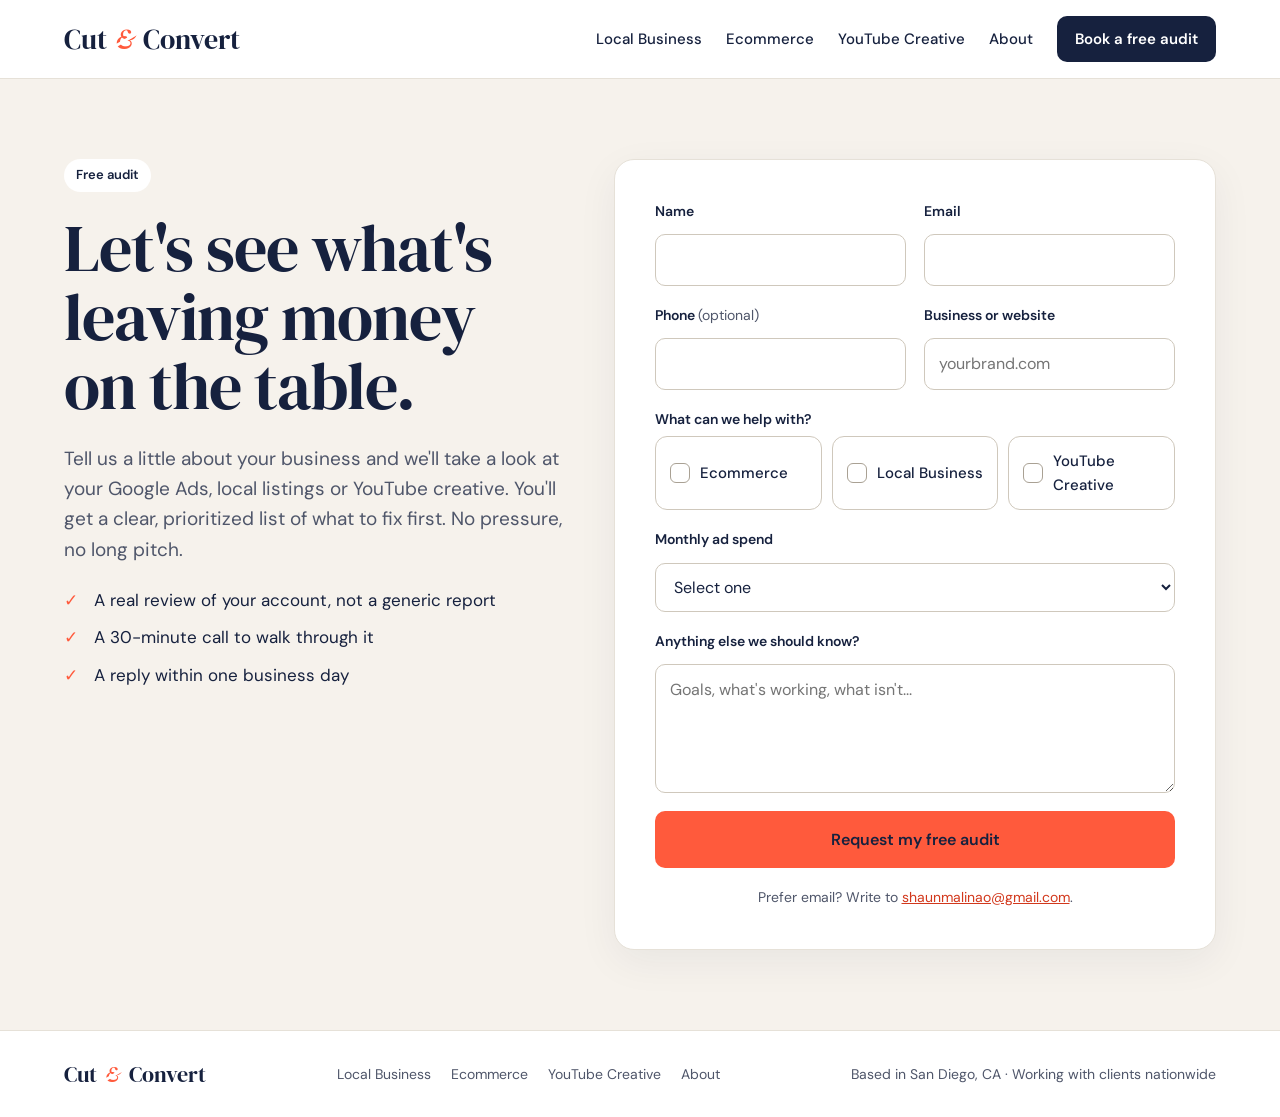
<file: contact/index.html>
<!doctype html>
<html lang="en">
<head>
  <meta charset="utf-8">
  <meta name="viewport" content="width=device-width, initial-scale=1">
  <title>Book a Free Audit | Cut &amp; Convert</title>
  <meta name="description" content="Request a free Google Ads, local search or YouTube creative audit from Cut & Convert.">
  <meta name="robots" content="noindex">
  <link rel="icon" href="/favicon.svg" type="image/svg+xml">
  <link rel="preconnect" href="https://fonts.googleapis.com">
  <link rel="preconnect" href="https://fonts.gstatic.com" crossorigin>
  <link href="https://fonts.googleapis.com/css2?family=DM+Serif+Display:ital@0;1&family=DM+Sans:wght@400;500;600&display=swap" rel="stylesheet">
  <link rel="stylesheet" href="/style.css?v=d0005946">
</head>
<body>
<header class="site-header">
  <div class="wrap">
    <a class="logo" href="/" aria-label="Cut &amp; Convert home"><span>Cut</span><span class="amp">&amp;</span><span>Convert</span></a>
    <nav class="nav" aria-label="Main">
      <a href="/local/">Local Business</a>
      <a href="/ecommerce/">Ecommerce</a>
      <a href="/youtube-creative/">YouTube Creative</a>
      <a href="/about/">About</a>
      <a class="btn btn-ink" href="/contact/">Book a free audit</a>
    </nav>
  </div>
</header>

<main>

  <section class="page-hero contact-hero">
    <div class="wrap contact-wrap">
      <div class="split-copy contact-intro">
        <span class="pill">Free audit</span>
        <h1>Let's see what's leaving money on the table.</h1>
        <p class="lede">Tell us a little about your business and we'll take a look at your Google Ads, local listings or YouTube creative. You'll get a clear, prioritized list of what to fix first. No pressure, no long pitch.</p>
        <ul class="check-list">
          <li>A real review of your account, not a generic report</li>
          <li>A 30-minute call to walk through it</li>
          <li>A reply within one business day</li>
        </ul>
      </div>

      <form class="lead-form" action="/contact/send.php" method="post" novalidate>
        <p class="form-error" role="alert" hidden>Something went wrong sending your request. Please check the fields below and try again, or email shaunmalinao@gmail.com.</p>

        <div class="field-row">
          <div class="field">
            <label for="name">Name</label>
            <input id="name" name="name" type="text" autocomplete="name" required>
          </div>
          <div class="field">
            <label for="email">Email</label>
            <input id="email" name="email" type="email" autocomplete="email" required>
          </div>
        </div>

        <div class="field-row">
          <div class="field">
            <label for="phone">Phone <span class="optional">(optional)</span></label>
            <input id="phone" name="phone" type="tel" autocomplete="tel">
          </div>
          <div class="field">
            <label for="website">Business or website</label>
            <input id="website" name="website" type="text" autocomplete="url" placeholder="yourbrand.com">
          </div>
        </div>

        <fieldset class="field">
          <legend>What can we help with?</legend>
          <div class="choice-row">
            <label class="choice"><input type="checkbox" name="services[]" value="Ecommerce" data-service="ecommerce"><span class="choice-box" aria-hidden="true"></span><span>Ecommerce</span></label>
            <label class="choice"><input type="checkbox" name="services[]" value="Local Business" data-service="local"><span class="choice-box" aria-hidden="true"></span><span>Local Business</span></label>
            <label class="choice"><input type="checkbox" name="services[]" value="YouTube Creative" data-service="youtube"><span class="choice-box" aria-hidden="true"></span><span>YouTube Creative</span></label>
          </div>
        </fieldset>

        <div class="field">
          <label for="spend">Monthly ad spend</label>
          <select id="spend" name="spend">
            <option value="">Select one</option>
            <option>Not advertising yet</option>
            <option>Under $5K</option>
            <option>$5K to $25K</option>
            <option>$25K to $100K</option>
            <option>$100K+</option>
          </select>
        </div>

        <div class="field">
          <label for="message">Anything else we should know?</label>
          <textarea id="message" name="message" rows="4" placeholder="Goals, what's working, what isn't..."></textarea>
        </div>

        <div class="hp" aria-hidden="true">
          <label for="company_url">Leave this field empty</label>
          <input id="company_url" name="company_url" type="text" tabindex="-1" autocomplete="off">
        </div>

        <button class="btn btn-coral btn-block" type="submit">Request my free audit</button>
        <p class="form-note muted">Prefer email? Write to <a href="mailto:shaunmalinao@gmail.com">shaunmalinao@gmail.com</a>.</p>
      </form>
    </div>
  </section>

</main>

<footer class="site-footer">
  <div class="wrap">
    <a class="logo" href="/" aria-label="Cut &amp; Convert home"><span>Cut</span><span class="amp">&amp;</span><span>Convert</span></a>
    <nav class="footer-nav" aria-label="Footer">
      <a href="/local/">Local Business</a>
      <a href="/ecommerce/">Ecommerce</a>
      <a href="/youtube-creative/">YouTube Creative</a>
      <a href="/about/">About</a>
    </nav>
    <span>Based in San Diego, CA · Working with clients nationwide</span>
  </div>
</footer>

<script>
(function () {
  var params = new URLSearchParams(location.search);
  var svc = params.get('service');
  if (svc) {
    var box = document.querySelector('input[data-service="' + svc + '"]');
    if (box) box.checked = true;
  }
  if (params.get('error')) document.querySelector('.form-error').hidden = false;

  var form = document.querySelector('.lead-form');
  form.addEventListener('submit', function (e) {
    var ok = true;
    ['name', 'email'].forEach(function (id) {
      var el = document.getElementById(id);
      var bad = !el.value.trim() || (id === 'email' && !/^[^\s@]+@[^\s@]+\.[^\s@]+$/.test(el.value.trim()));
      el.setAttribute('aria-invalid', bad ? 'true' : 'false');
      if (bad && ok) { el.focus(); ok = false; }
    });
    if (!ok) e.preventDefault();
  });
})();
</script>
</body>
</html>
</file>
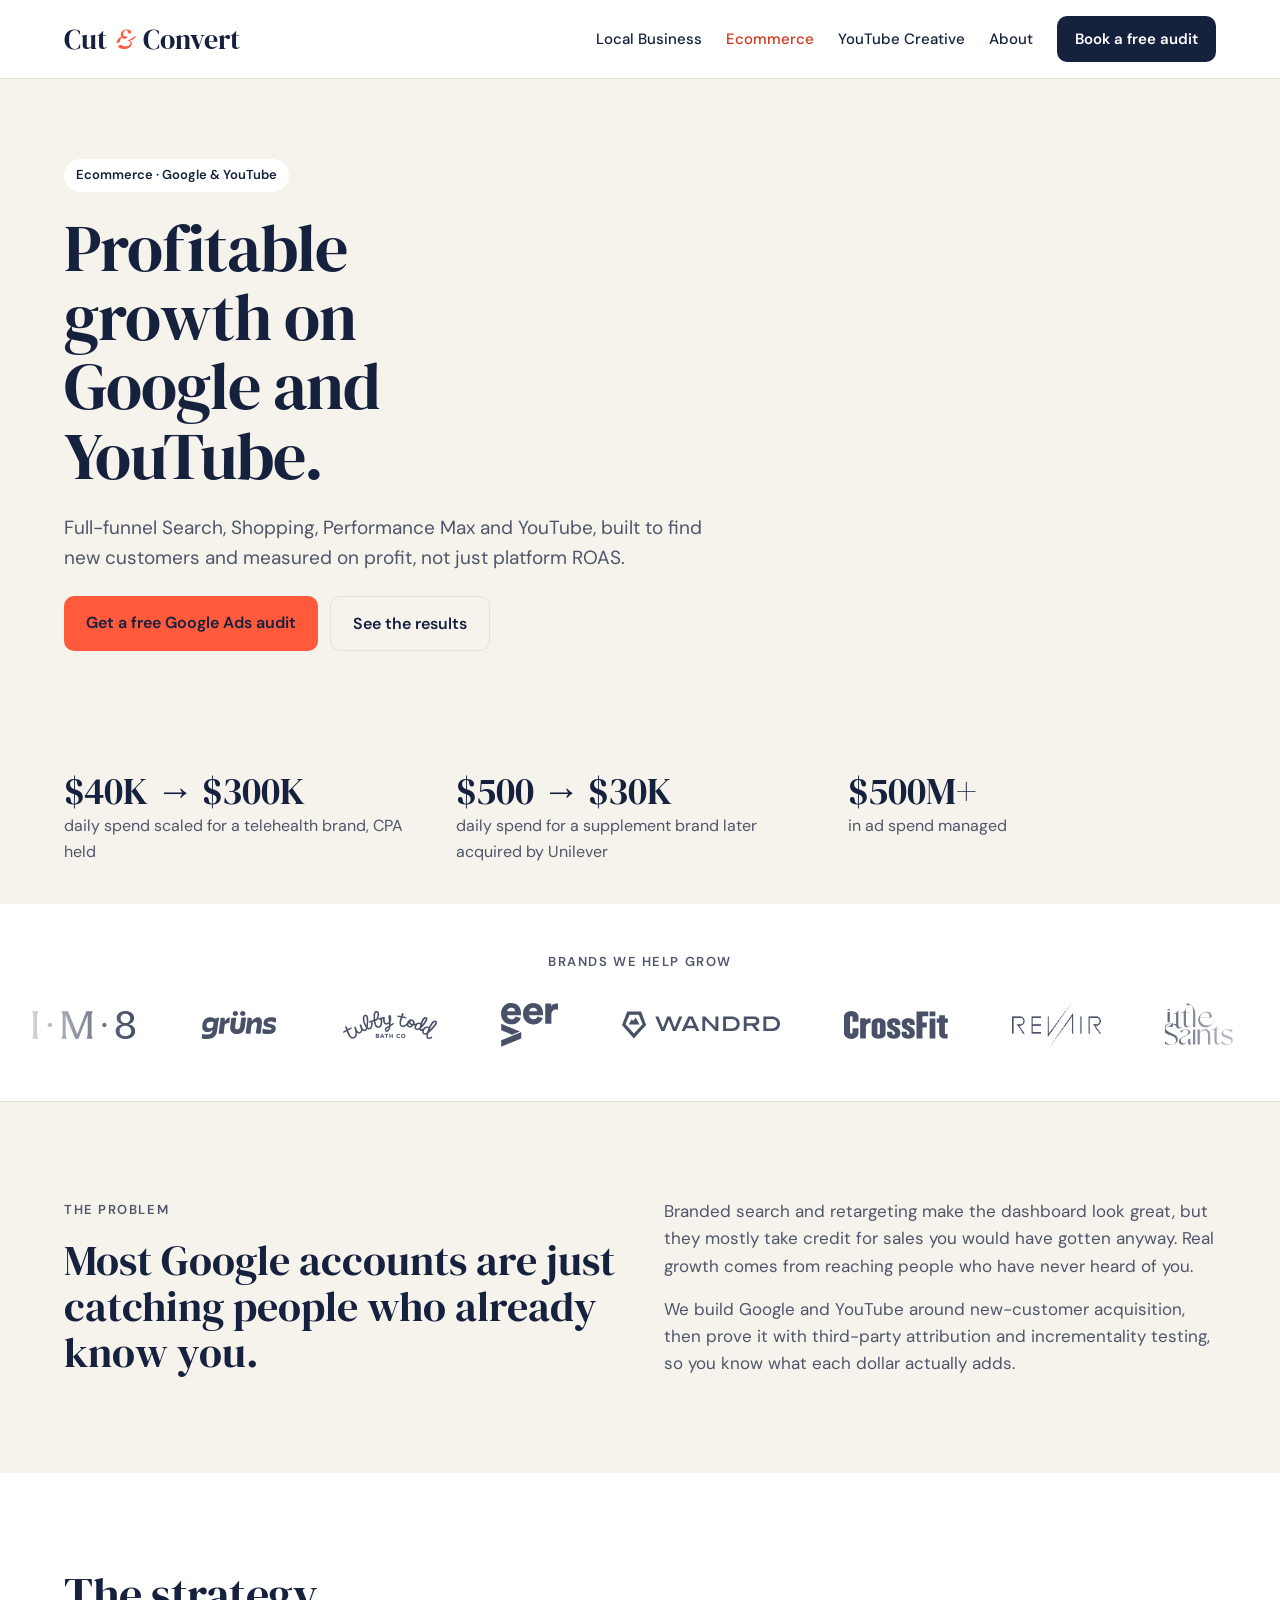
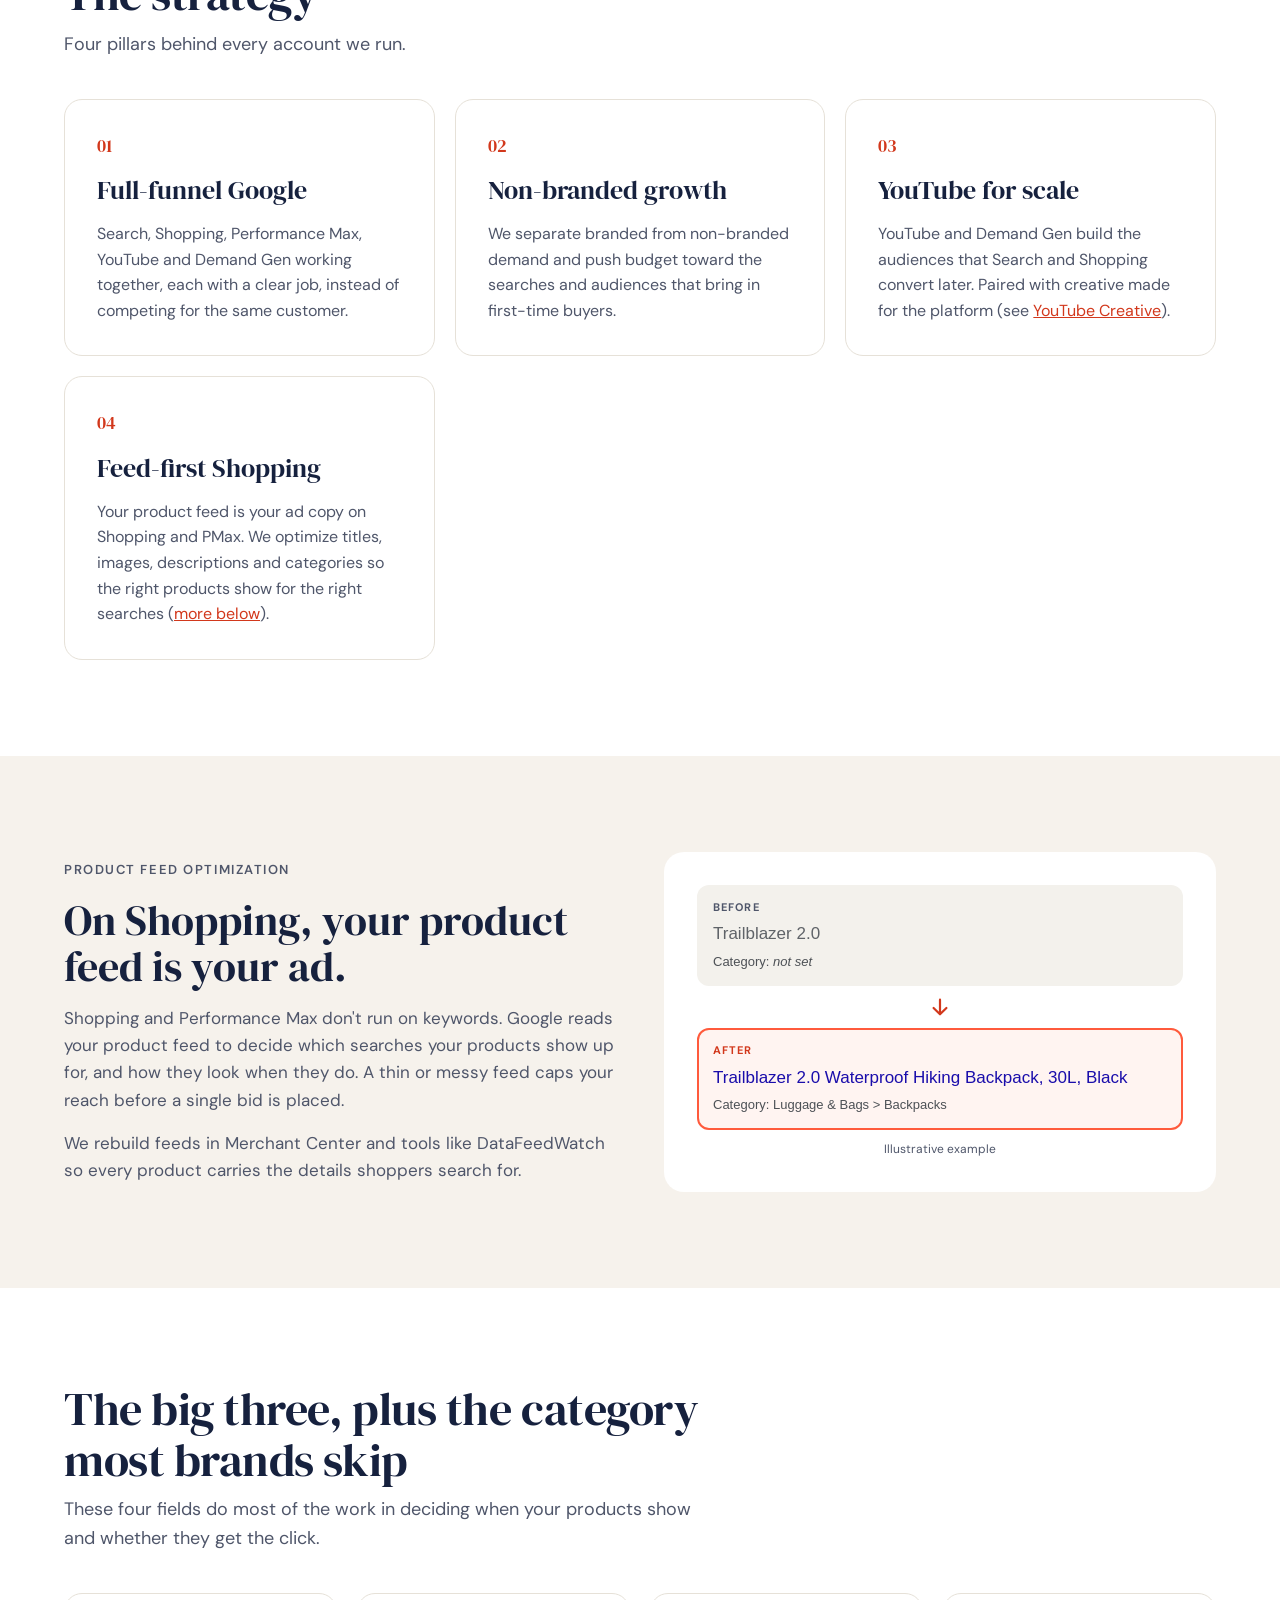
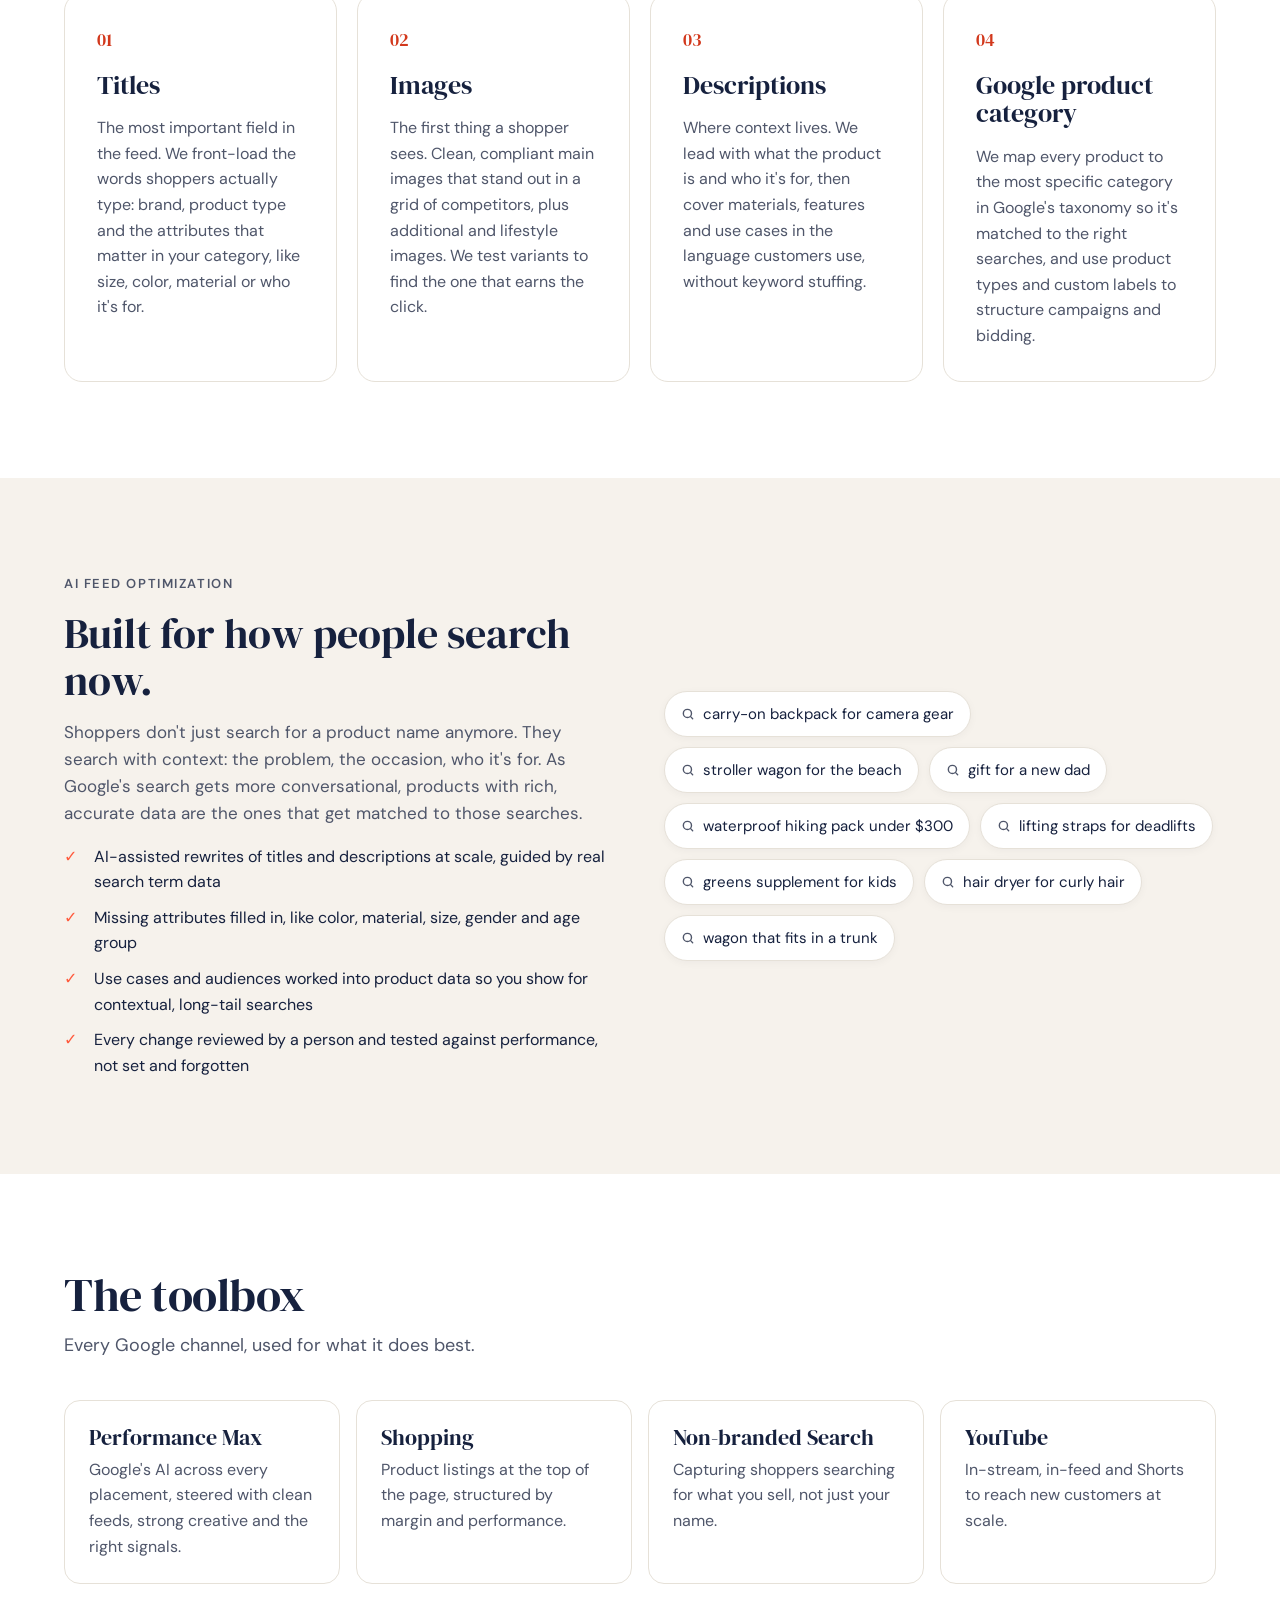
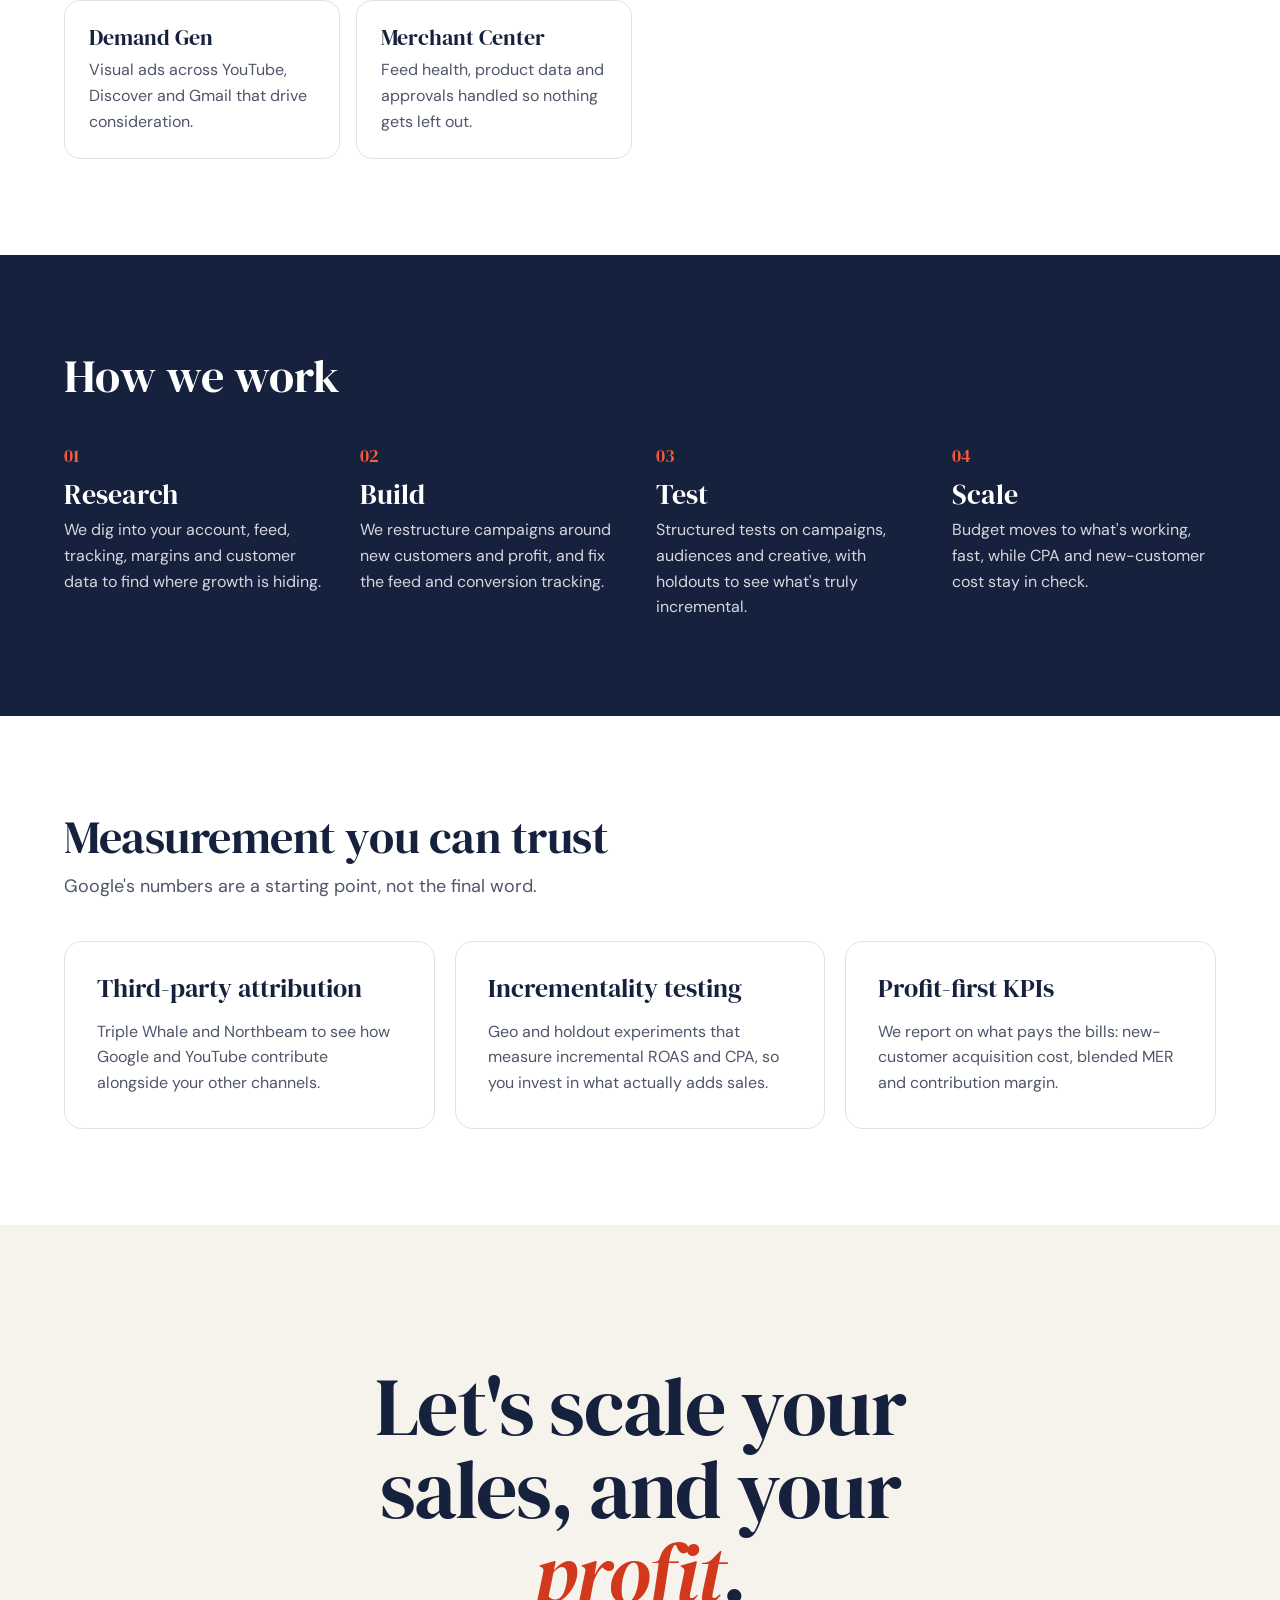
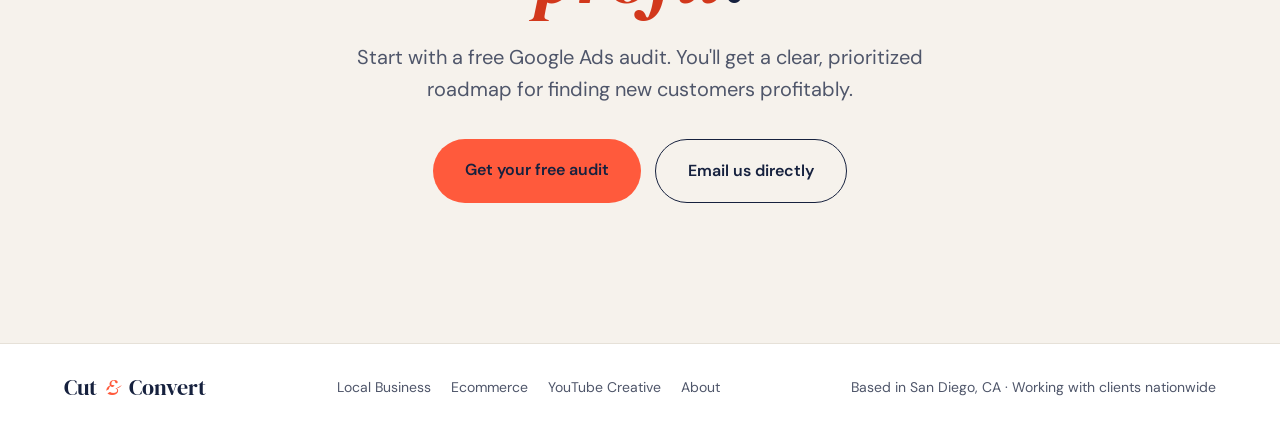
<file: ecommerce/index.html>
<!doctype html>
<html lang="en">
<head>
  <meta charset="utf-8">
  <meta name="viewport" content="width=device-width, initial-scale=1">
  <title>Ecommerce Google Ads &amp; YouTube Ads Agency | Cut &amp; Convert</title>
  <meta name="description" content="Profitable, full-funnel growth for DTC brands on Google Search, Shopping, Performance Max, YouTube and Demand Gen, measured on new-customer profit.">
  <meta name="robots" content="noindex">
  <link rel="icon" href="/favicon.svg" type="image/svg+xml">
  <link rel="preconnect" href="https://fonts.googleapis.com">
  <link rel="preconnect" href="https://fonts.gstatic.com" crossorigin>
  <link href="https://fonts.googleapis.com/css2?family=DM+Serif+Display:ital@0;1&family=DM+Sans:wght@400;500;600&display=swap" rel="stylesheet">
  <link rel="stylesheet" href="/style.css?v=d0005946">
</head>
<body>
<header class="site-header">
  <div class="wrap">
    <a class="logo" href="/" aria-label="Cut &amp; Convert home"><span>Cut</span><span class="amp">&amp;</span><span>Convert</span></a>
    <nav class="nav" aria-label="Main">
      <a href="/local/">Local Business</a>
      <a href="/ecommerce/" aria-current="page">Ecommerce</a>
      <a href="/youtube-creative/">YouTube Creative</a>
      <a href="/about/">About</a>
      <a class="btn btn-ink" href="/contact/?service=ecommerce">Book a free audit</a>
    </nav>
  </div>
</header>

<main>

  <section class="page-hero">
    <div class="wrap">
      <span class="pill">Ecommerce · Google &amp; YouTube</span>
      <h1>Profitable growth on Google and YouTube.</h1>
      <p class="lede">Full-funnel Search, Shopping, Performance Max and YouTube, built to find new customers and measured on profit, not just platform ROAS.</p>
      <div class="actions">
        <a class="btn btn-coral" href="/contact/?service=ecommerce">Get a free Google Ads audit</a>
        <a class="btn btn-outline" href="#results">See the results</a>
      </div>
    </div>
  </section>

  <section class="proof" aria-label="Results" id="results">
    <div class="wrap">
      <div><p class="stat">$40K → $300K</p><p class="muted">daily spend scaled for a telehealth brand, CPA held</p></div>
      <div><p class="stat">$500 → $30K</p><p class="muted">daily spend for a supplement brand later acquired by Unilever</p></div>
      <div><p class="stat">$500M+</p><p class="muted">in ad spend managed</p></div>
    </div>
  </section>

  <section class="brands" aria-labelledby="brands-title">
    <div class="wrap">
      <p class="eyebrow" id="brands-title">Brands we help grow</p>
      <div class="marquee">
        <ul class="logo-track">
        <li><img src="/logos/im8.svg" alt="IM8 Health" width="118" height="32"></li>
        <li><img src="/logos/gruns.svg" alt="Grüns" width="91" height="32"></li>
        <li><img src="/logos/tubbytodd.png" alt="Tubby Todd" width="107" height="32"></li>
        <li class="tall"><img src="/logos/veer.svg" alt="Veer" width="57" height="44"></li>
        <li><img src="/logos/wandrd.svg" alt="WANDRD" width="160" height="28"></li>
        <li><img src="/logos/crossfit.svg" alt="CrossFit" width="111" height="30"></li>
        <li class="tall"><img src="/logos/revair.png" alt="RevAir" width="90" height="44"></li>
        <li class="tall"><img src="/logos/littlesaints.svg" alt="Little Saints" width="68" height="44"></li>
        <li><img src="/logos/comfrt.png" alt="Comfrt" width="104" height="28"></li>
        <li><img src="/logos/raw.svg" alt="RAW Nutrition" width="99" height="22"></li>
      
        <li aria-hidden="true"><img src="/logos/im8.svg" alt="" width="118" height="32"></li>
        <li aria-hidden="true"><img src="/logos/gruns.svg" alt="" width="91" height="32"></li>
        <li aria-hidden="true"><img src="/logos/tubbytodd.png" alt="" width="107" height="32"></li>
        <li aria-hidden="true" class="tall"><img src="/logos/veer.svg" alt="" width="57" height="44"></li>
        <li aria-hidden="true"><img src="/logos/wandrd.svg" alt="" width="160" height="28"></li>
        <li aria-hidden="true"><img src="/logos/crossfit.svg" alt="" width="111" height="30"></li>
        <li aria-hidden="true" class="tall"><img src="/logos/revair.png" alt="" width="90" height="44"></li>
        <li aria-hidden="true" class="tall"><img src="/logos/littlesaints.svg" alt="" width="68" height="44"></li>
        <li aria-hidden="true"><img src="/logos/comfrt.png" alt="" width="104" height="28"></li>
        <li aria-hidden="true"><img src="/logos/raw.svg" alt="" width="99" height="22"></li>
      
        </ul>
      </div>
    </div>
  </section>

  <section class="section tinted">
    <div class="wrap split">
      <div class="split-copy">
        <span class="eyebrow">The problem</span>
        <h2>Most Google accounts are just catching people who already know you.</h2>
      </div>
      <div class="split-copy">
        <p class="muted">Branded search and retargeting make the dashboard look great, but they mostly take credit for sales you would have gotten anyway. Real growth comes from reaching people who have never heard of you.</p>
        <p class="muted">We build Google and YouTube around new-customer acquisition, then prove it with third-party attribution and incrementality testing, so you know what each dollar actually adds.</p>
      </div>
    </div>
  </section>

  <section class="section">
    <div class="wrap">
      <div class="section-head">
        <h2>The strategy</h2>
        <p>Four pillars behind every account we run.</p>
      </div>
      <div class="cards cards-2">
        <article class="card">
          <span class="num">01</span>
          <h3>Full-funnel Google</h3>
          <p class="muted">Search, Shopping, Performance Max, YouTube and Demand Gen working together, each with a clear job, instead of competing for the same customer.</p>
        </article>
        <article class="card">
          <span class="num">02</span>
          <h3>Non-branded growth</h3>
          <p class="muted">We separate branded from non-branded demand and push budget toward the searches and audiences that bring in first-time buyers.</p>
        </article>
        <article class="card">
          <span class="num">03</span>
          <h3>YouTube for scale</h3>
          <p class="muted">YouTube and Demand Gen build the audiences that Search and Shopping convert later. Paired with creative made for the platform (see <a href="/youtube-creative/">YouTube Creative</a>).</p>
        </article>
        <article class="card">
          <span class="num">04</span>
          <h3>Feed-first Shopping</h3>
          <p class="muted">Your product feed is your ad copy on Shopping and PMax. We optimize titles, images, descriptions and categories so the right products show for the right searches (<a href="#feeds">more below</a>).</p>
        </article>
      </div>
    </div>
  </section>

  <section class="section tinted" id="feeds">
    <div class="wrap split feed-split">
      <div class="split-copy">
        <span class="eyebrow">Product feed optimization</span>
        <h2>On Shopping, your product feed is your ad.</h2>
        <p class="muted">Shopping and Performance Max don't run on keywords. Google reads your product feed to decide which searches your products show up for, and how they look when they do. A thin or messy feed caps your reach before a single bid is placed.</p>
        <p class="muted">We rebuild feeds in Merchant Center and tools like DataFeedWatch so every product carries the details shoppers search for.</p>
      </div>
      <figure class="feed-demo" aria-label="Example of a product title before and after optimization">
        <div class="feed-row is-before">
          <span class="feed-tag">Before</span>
          <p class="feed-title">Trailblazer 2.0</p>
          <p class="feed-cat">Category: <em>not set</em></p>
        </div>
        <svg class="feed-arrow" viewBox="0 0 24 24" fill="none" stroke="currentColor" stroke-width="2.4" stroke-linecap="round" stroke-linejoin="round" aria-hidden="true"><path d="M12 4v16M5 13l7 7 7-7"/></svg>
        <div class="feed-row is-after">
          <span class="feed-tag">After</span>
          <p class="feed-title">Trailblazer 2.0 Waterproof Hiking Backpack, 30L, Black</p>
          <p class="feed-cat">Category: Luggage &amp; Bags &gt; Backpacks</p>
        </div>
        <figcaption>Illustrative example</figcaption>
      </figure>
    </div>
  </section>

  <section class="section">
    <div class="wrap">
      <div class="section-head">
        <h2>The big three, plus the category most brands skip</h2>
        <p>These four fields do most of the work in deciding when your products show and whether they get the click.</p>
      </div>
      <div class="cards feed-cards">
        <article class="card">
          <span class="num">01</span>
          <h3>Titles</h3>
          <p class="muted">The most important field in the feed. We front-load the words shoppers actually type: brand, product type and the attributes that matter in your category, like size, color, material or who it's for.</p>
        </article>
        <article class="card">
          <span class="num">02</span>
          <h3>Images</h3>
          <p class="muted">The first thing a shopper sees. Clean, compliant main images that stand out in a grid of competitors, plus additional and lifestyle images. We test variants to find the one that earns the click.</p>
        </article>
        <article class="card">
          <span class="num">03</span>
          <h3>Descriptions</h3>
          <p class="muted">Where context lives. We lead with what the product is and who it's for, then cover materials, features and use cases in the language customers use, without keyword stuffing.</p>
        </article>
        <article class="card">
          <span class="num">04</span>
          <h3>Google product category</h3>
          <p class="muted">We map every product to the most specific category in Google's taxonomy so it's matched to the right searches, and use product types and custom labels to structure campaigns and bidding.</p>
        </article>
      </div>
    </div>
  </section>

  <section class="section tinted">
    <div class="wrap split">
      <div class="split-copy">
        <span class="eyebrow">AI feed optimization</span>
        <h2>Built for how people search now.</h2>
        <p class="muted">Shoppers don't just search for a product name anymore. They search with context: the problem, the occasion, who it's for. As Google's search gets more conversational, products with rich, accurate data are the ones that get matched to those searches.</p>
        <ul class="check-list">
          <li>AI-assisted rewrites of titles and descriptions at scale, guided by real search term data</li>
          <li>Missing attributes filled in, like color, material, size, gender and age group</li>
          <li>Use cases and audiences worked into product data so you show for contextual, long-tail searches</li>
          <li>Every change reviewed by a person and tested against performance, not set and forgotten</li>
        </ul>
      </div>
      <ul class="search-chips" aria-label="Examples of contextual shopping searches">
        <li>carry-on backpack for camera gear</li>
        <li>stroller wagon for the beach</li>
        <li>gift for a new dad</li>
        <li>waterproof hiking pack under $300</li>
        <li>lifting straps for deadlifts</li>
        <li>greens supplement for kids</li>
        <li>hair dryer for curly hair</li>
        <li>wagon that fits in a trunk</li>
      </ul>
    </div>
  </section>

  <section class="section">
    <div class="wrap">
      <div class="section-head">
        <h2>The toolbox</h2>
        <p>Every Google channel, used for what it does best.</p>
      </div>
      <div class="tiles">
        <div class="tile"><h3>Performance Max</h3><p class="muted">Google's AI across every placement, steered with clean feeds, strong creative and the right signals.</p></div>
        <div class="tile"><h3>Shopping</h3><p class="muted">Product listings at the top of the page, structured by margin and performance.</p></div>
        <div class="tile"><h3>Non-branded Search</h3><p class="muted">Capturing shoppers searching for what you sell, not just your name.</p></div>
        <div class="tile"><h3>YouTube</h3><p class="muted">In-stream, in-feed and Shorts to reach new customers at scale.</p></div>
        <div class="tile"><h3>Demand Gen</h3><p class="muted">Visual ads across YouTube, Discover and Gmail that drive consideration.</p></div>
        <div class="tile"><h3>Merchant Center</h3><p class="muted">Feed health, product data and approvals handled so nothing gets left out.</p></div>
      </div>
    </div>
  </section>

  <section class="section how">
    <div class="wrap">
      <h2>How we work</h2>
      <div class="steps steps-4">
        <div class="step"><span class="num">01</span><h3>Research</h3><p>We dig into your account, feed, tracking, margins and customer data to find where growth is hiding.</p></div>
        <div class="step"><span class="num">02</span><h3>Build</h3><p>We restructure campaigns around new customers and profit, and fix the feed and conversion tracking.</p></div>
        <div class="step"><span class="num">03</span><h3>Test</h3><p>Structured tests on campaigns, audiences and creative, with holdouts to see what's truly incremental.</p></div>
        <div class="step"><span class="num">04</span><h3>Scale</h3><p>Budget moves to what's working, fast, while CPA and new-customer cost stay in check.</p></div>
      </div>
    </div>
  </section>

  <section class="section">
    <div class="wrap">
      <div class="section-head">
        <h2>Measurement you can trust</h2>
        <p>Google's numbers are a starting point, not the final word.</p>
      </div>
      <div class="cards cards-3">
        <article class="card">
          <h3>Third-party attribution</h3>
          <p class="muted">Triple Whale and Northbeam to see how Google and YouTube contribute alongside your other channels.</p>
        </article>
        <article class="card">
          <h3>Incrementality testing</h3>
          <p class="muted">Geo and holdout experiments that measure incremental ROAS and CPA, so you invest in what actually adds sales.</p>
        </article>
        <article class="card">
          <h3>Profit-first KPIs</h3>
          <p class="muted">We report on what pays the bills: new-customer acquisition cost, blended MER and contribution margin.</p>
        </article>
      </div>
    </div>
  </section>

  <section class="cta-big tinted" id="contact">
    <div class="wrap">
      <h2>Let's scale your sales, and your <em>profit</em>.</h2>
      <p>Start with a free Google Ads audit. You'll get a clear, prioritized roadmap for finding new customers profitably.</p>
      <div class="cta-actions">
        <a class="btn btn-coral btn-lg" href="/contact/?service=ecommerce">Get your free audit</a>
        <a class="btn btn-outline btn-lg" href="mailto:shaunmalinao@gmail.com?subject=Free%20Google%20Ads%20audit">Email us directly</a>
      </div>
    </div>
  </section>

</main>

<footer class="site-footer">
  <div class="wrap">
    <a class="logo" href="/" aria-label="Cut &amp; Convert home"><span>Cut</span><span class="amp">&amp;</span><span>Convert</span></a>
    <nav class="footer-nav" aria-label="Footer">
      <a href="/local/">Local Business</a>
      <a href="/ecommerce/">Ecommerce</a>
      <a href="/youtube-creative/">YouTube Creative</a>
      <a href="/about/">About</a>
    </nav>
    <span>Based in San Diego, CA · Working with clients nationwide</span>
  </div>
</footer>

</body>
</html>
</file>
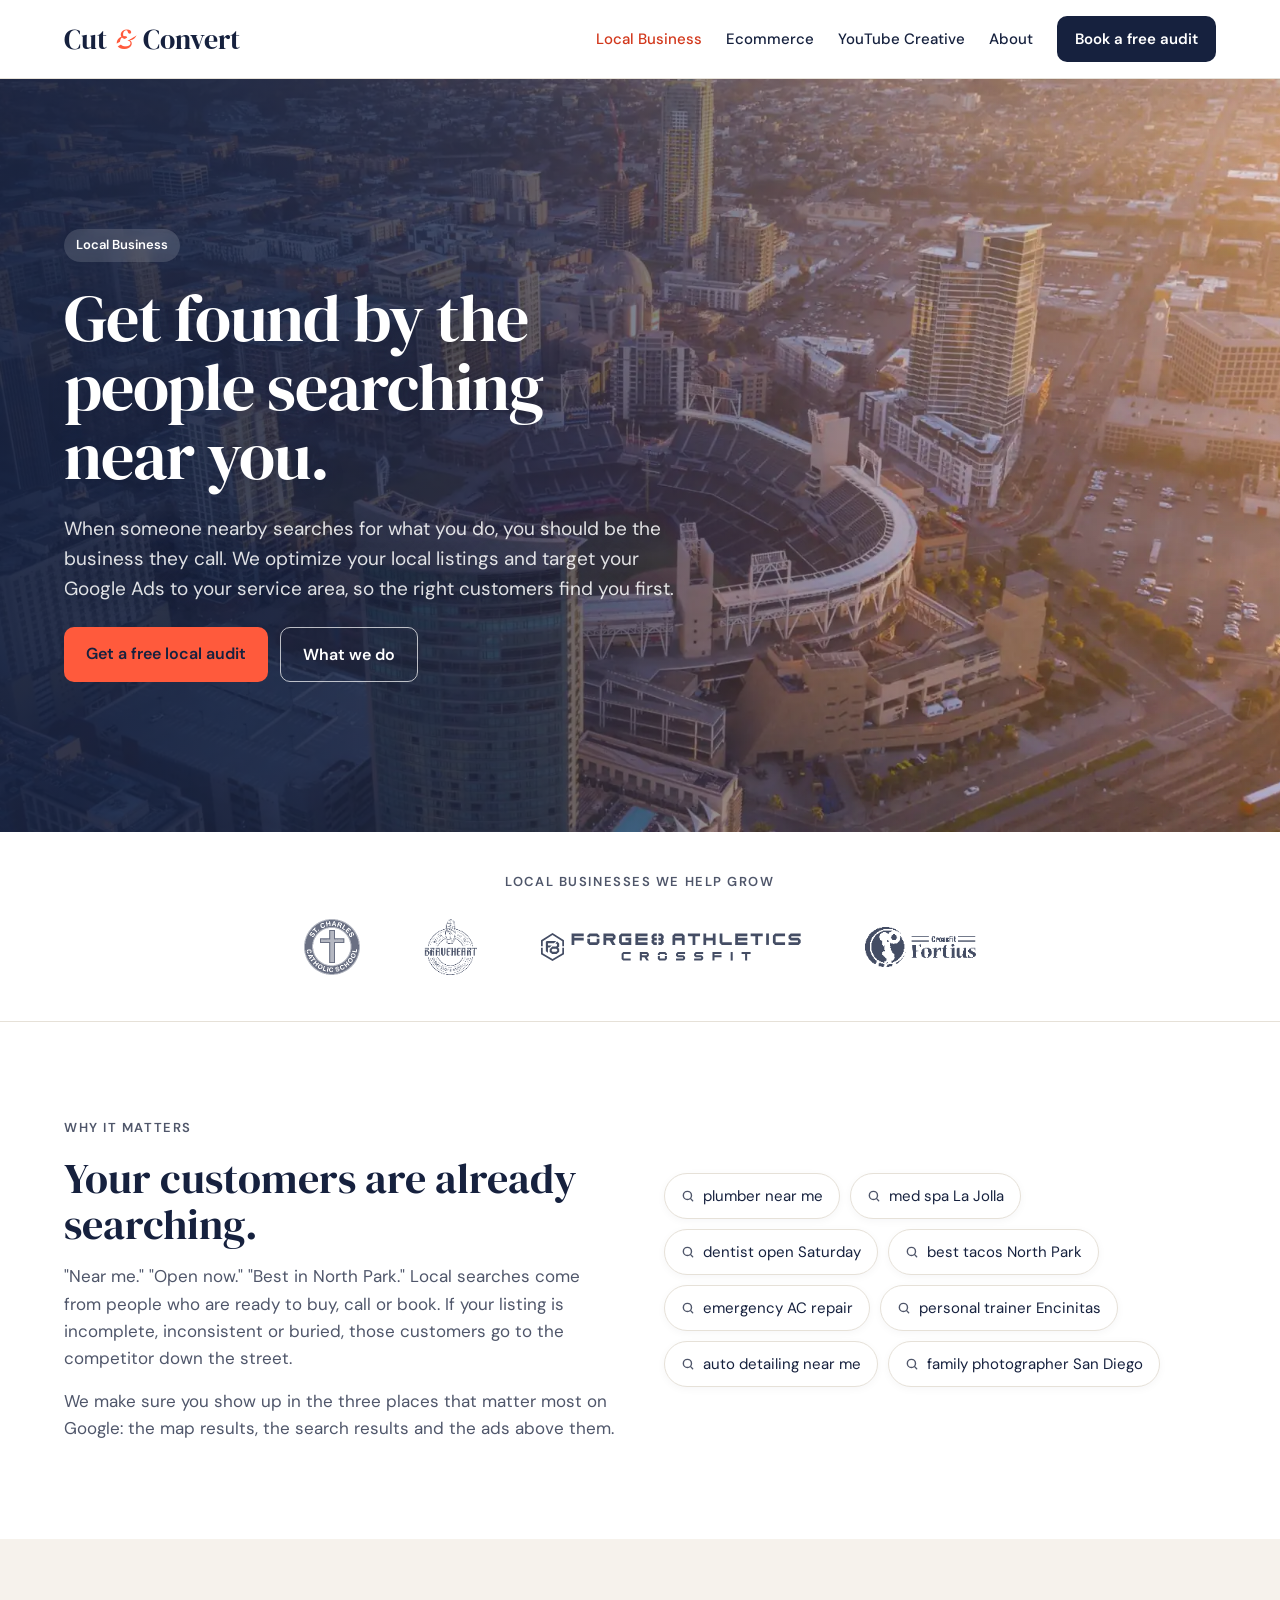
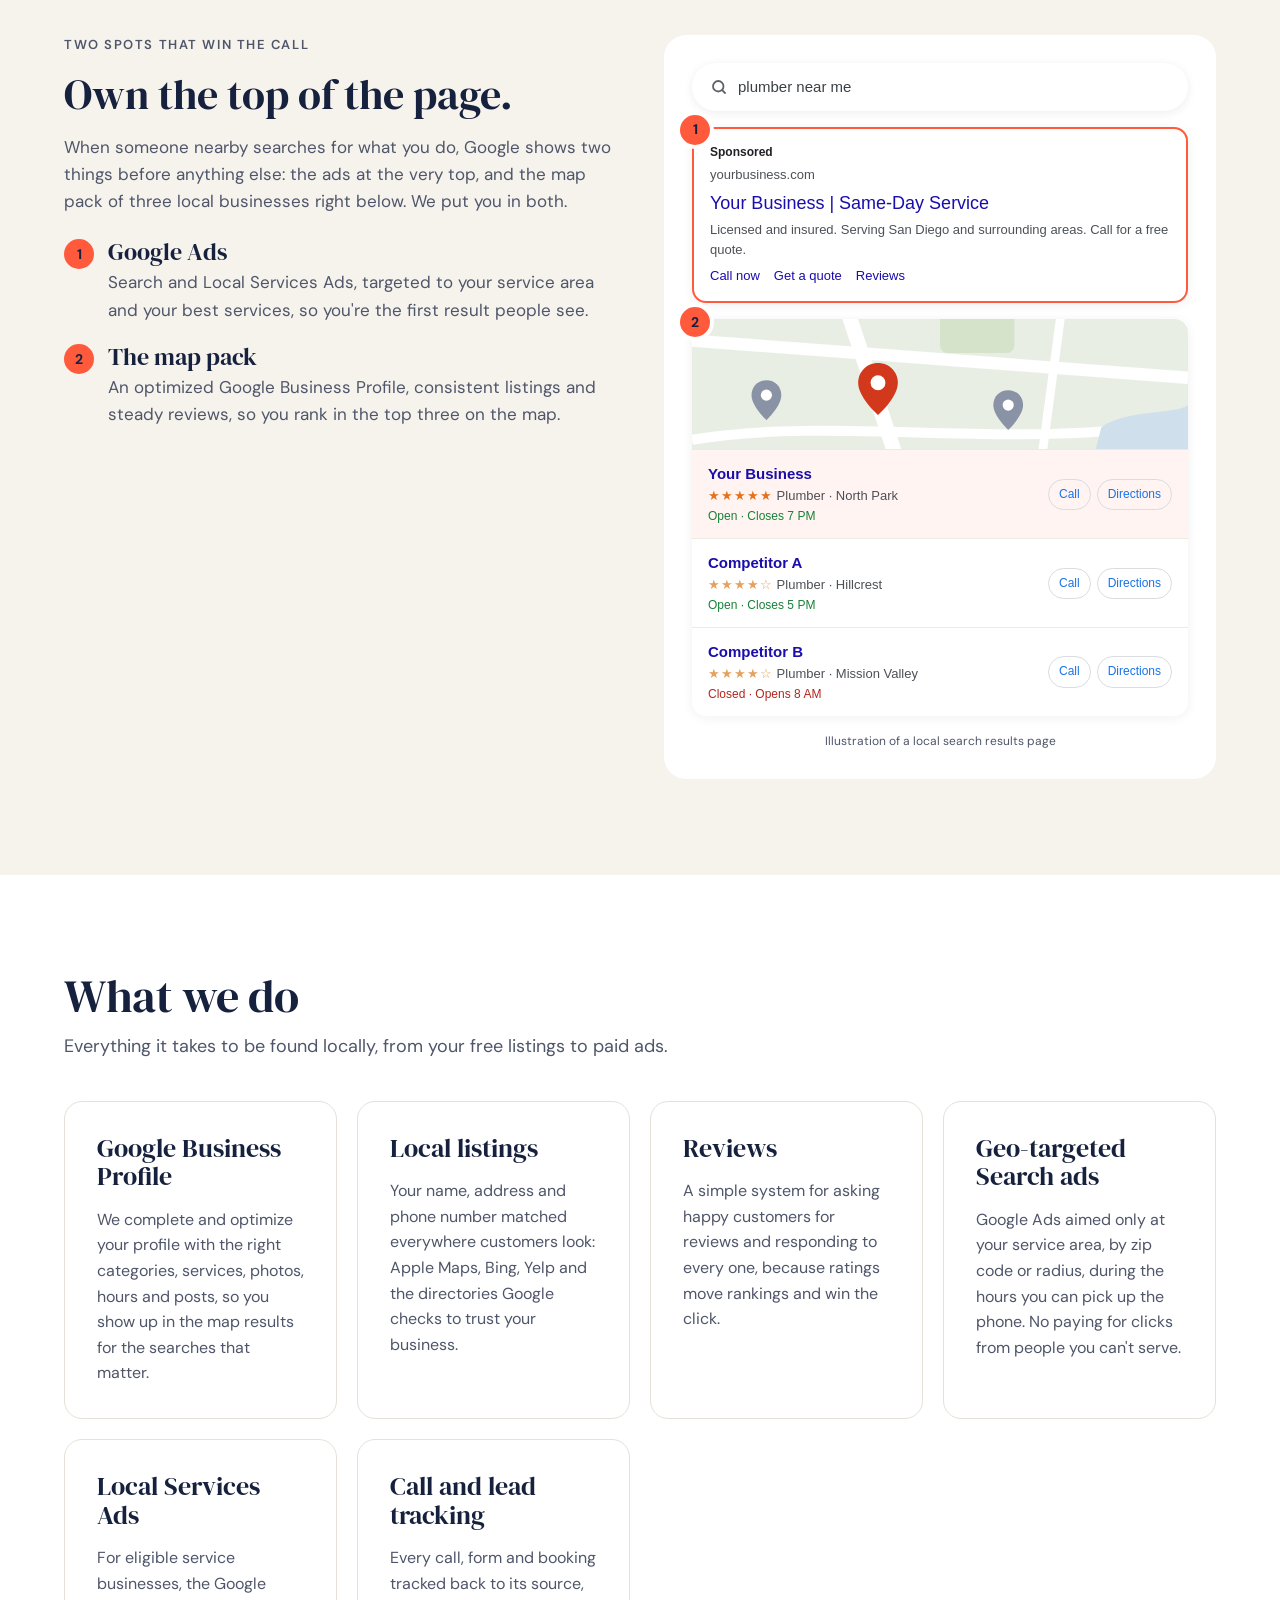
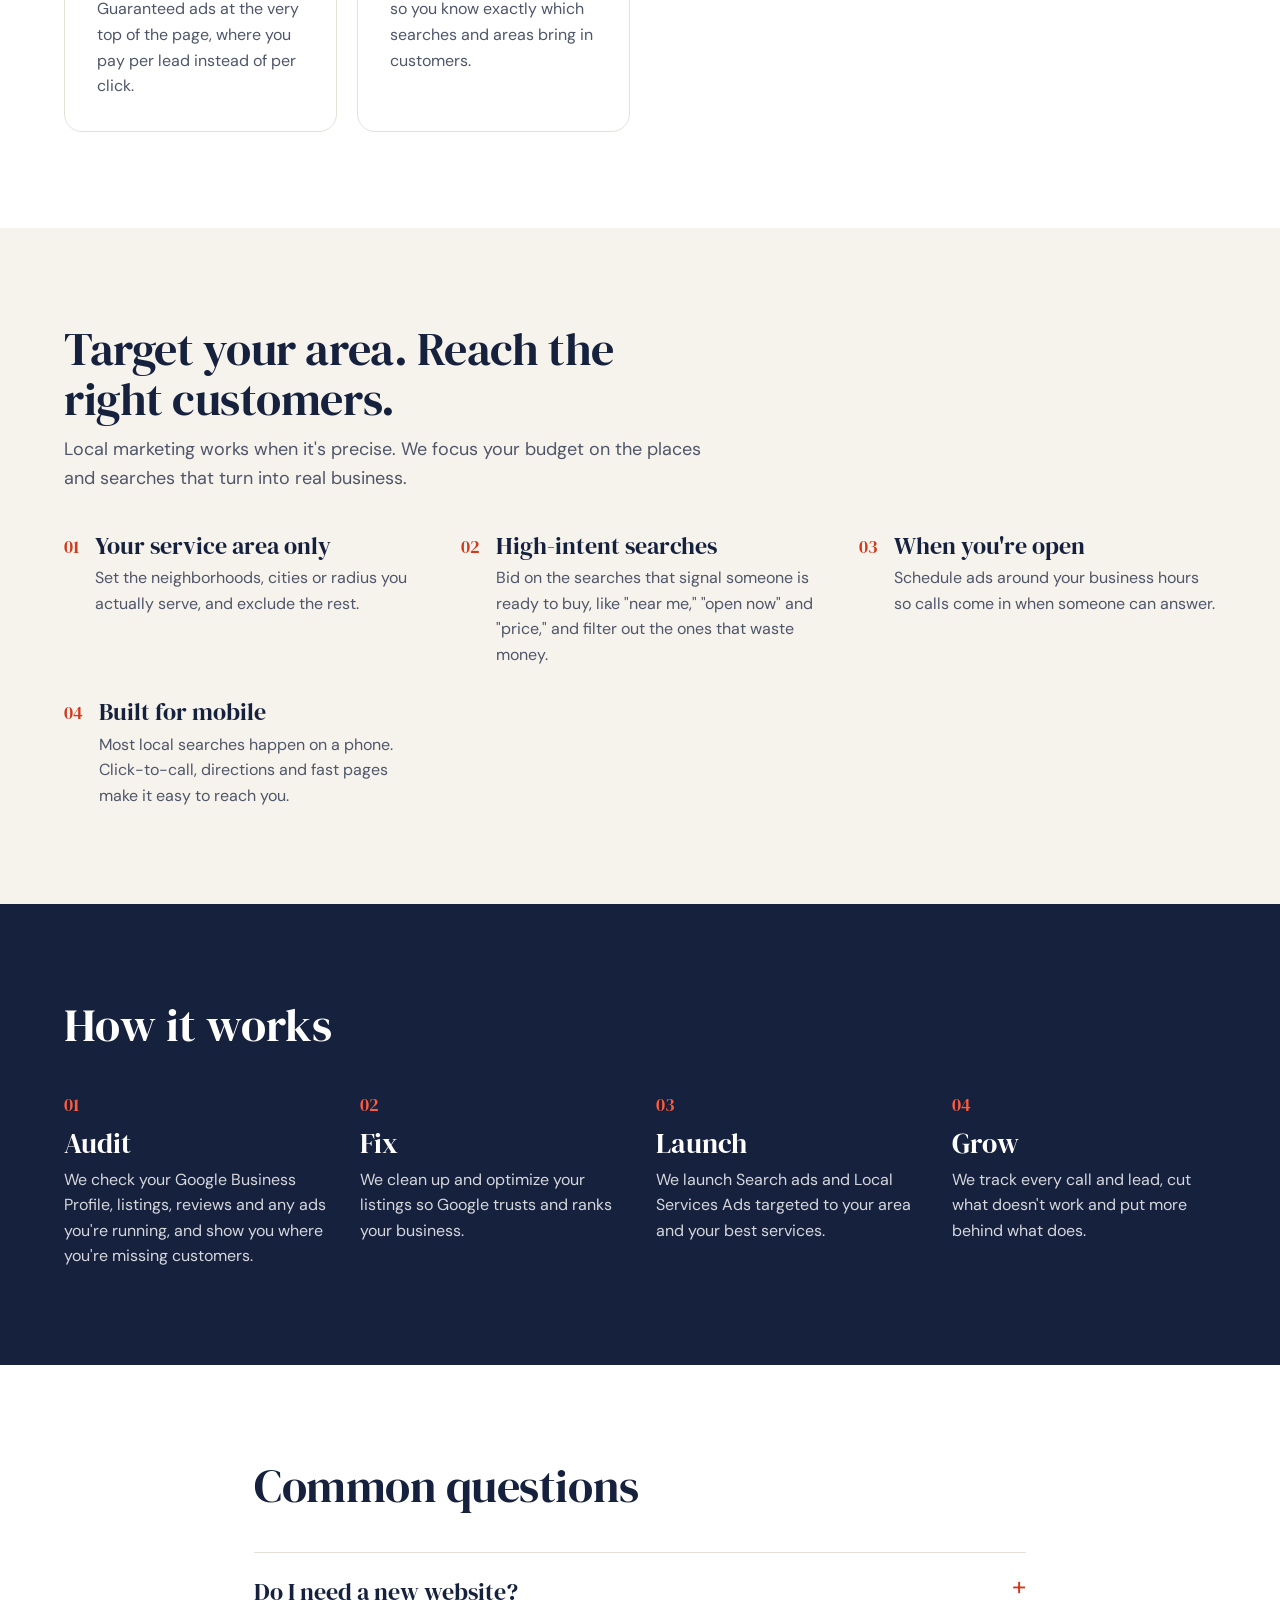
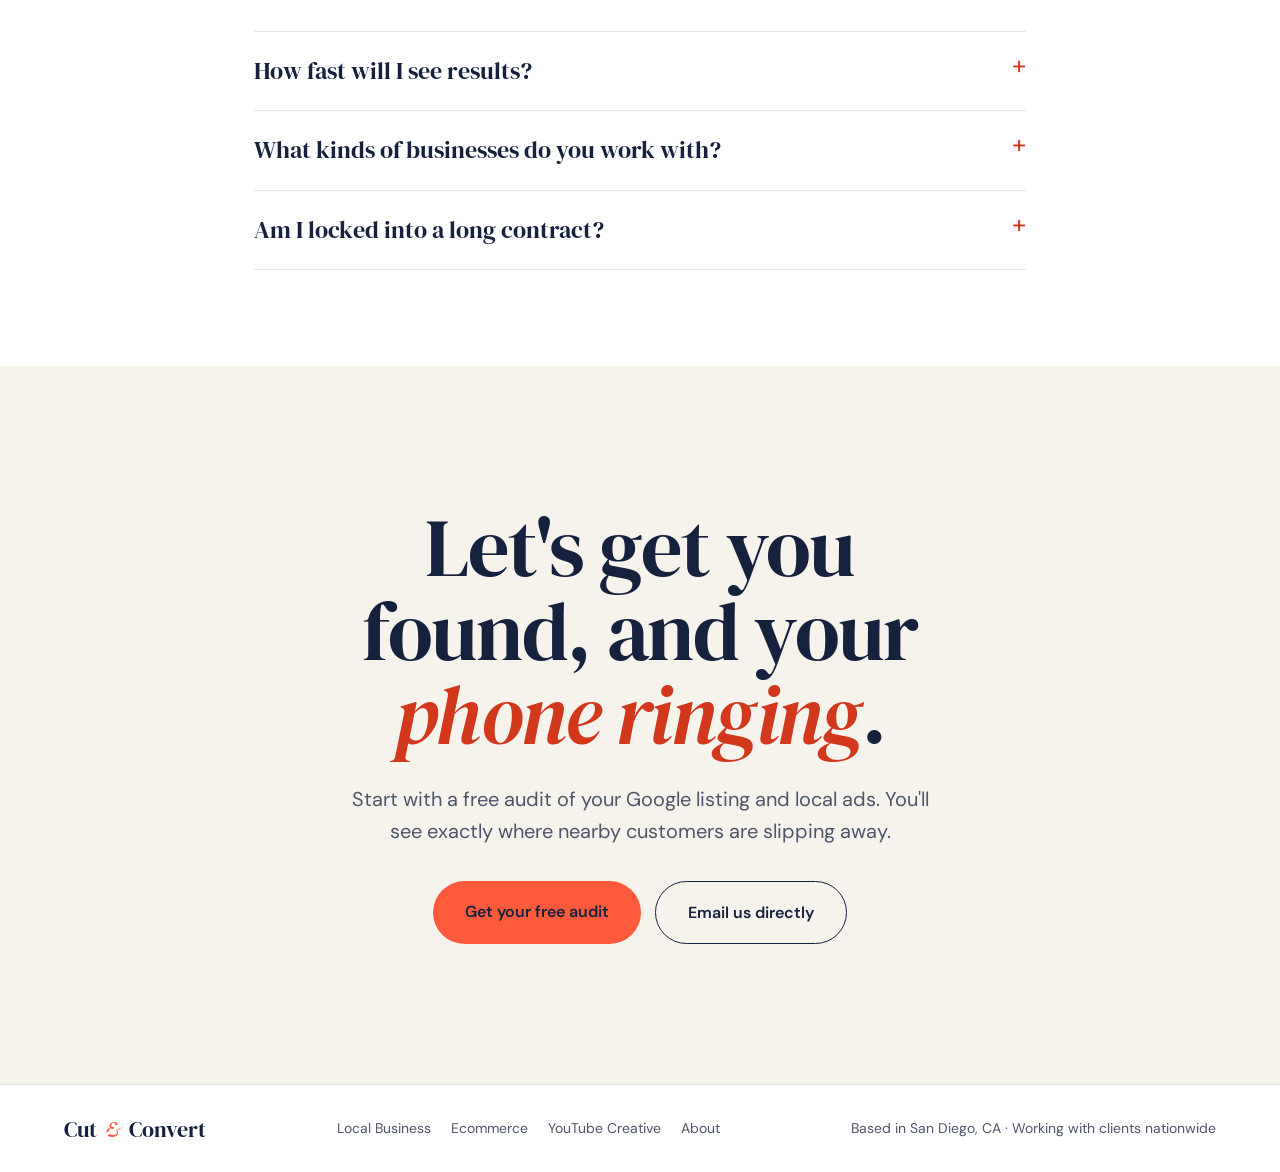
<file: local/index.html>
<!doctype html>
<html lang="en">
<head>
  <meta charset="utf-8">
  <meta name="viewport" content="width=device-width, initial-scale=1">
  <title>Local Business Marketing | Google Business Profile &amp; Local Ads | Cut &amp; Convert</title>
  <meta name="description" content="Get found by customers searching near you. Cut & Convert optimizes Google Business Profiles, local listings and geo-targeted Google Ads for San Diego businesses.">
  <meta name="robots" content="noindex">
  <link rel="icon" href="/favicon.svg" type="image/svg+xml">
  <link rel="preconnect" href="https://fonts.googleapis.com">
  <link rel="preconnect" href="https://fonts.gstatic.com" crossorigin>
  <link href="https://fonts.googleapis.com/css2?family=DM+Serif+Display:ital@0;1&family=DM+Sans:wght@400;500;600&display=swap" rel="stylesheet">
  <link rel="stylesheet" href="/style.css?v=d0005946">
</head>
<body>
<header class="site-header">
  <div class="wrap">
    <a class="logo" href="/" aria-label="Cut &amp; Convert home"><span>Cut</span><span class="amp">&amp;</span><span>Convert</span></a>
    <nav class="nav" aria-label="Main">
      <a href="/local/" aria-current="page">Local Business</a>
      <a href="/ecommerce/">Ecommerce</a>
      <a href="/youtube-creative/">YouTube Creative</a>
      <a href="/about/">About</a>
      <a class="btn btn-ink" href="/contact/?service=local">Book a free audit</a>
    </nav>
  </div>
</header>

<main>

  <section class="page-hero has-photo">
    <picture class="hero-photo">
      <source type="image/webp" srcset="/images/local-hero-1100.webp 1100w, /images/local-hero-1920.webp 1920w" sizes="100vw">
      <img src="/images/local-hero-1600.jpg" alt="" width="1600" height="800" fetchpriority="high" decoding="async">
    </picture>
    <div class="wrap">
      <span class="pill">Local Business</span>
      <h1>Get found by the people searching near you.</h1>
      <p class="lede">When someone nearby searches for what you do, you should be the business they call. We optimize your local listings and target your Google Ads to your service area, so the right customers find you first.</p>
      <div class="actions">
        <a class="btn btn-coral" href="/contact/?service=local">Get a free local audit</a>
        <a class="btn btn-outline" href="#what">What we do</a>
      </div>
    </div>
  </section>

  <section class="local-logos" aria-labelledby="local-logos-title">
    <div class="wrap">
      <p class="eyebrow" id="local-logos-title">Local businesses we help grow</p>
      <ul class="local-logo-row">
        <li><img src="/logos/local/stcharles.png" alt="St. Charles Catholic School" width="56" height="56"></li>
        <li><img src="/logos/local/braveheart.png" alt="Braveheart Barbershop &amp; Lifestyle Co." width="53" height="56"></li>
        <li><img src="/logos/local/forge8.svg" alt="CrossFit Forge8 Athletics" width="260" height="28" class="wide"></li>
        <li><img src="/logos/local/fortius.png" alt="CrossFit Fortius" width="111" height="40" class="mid"></li>
      </ul>
    </div>
  </section>

  <section class="section">
    <div class="wrap split">
      <div class="split-copy">
        <span class="eyebrow">Why it matters</span>
        <h2>Your customers are already searching.</h2>
        <p class="muted">"Near me." "Open now." "Best in North Park." Local searches come from people who are ready to buy, call or book. If your listing is incomplete, inconsistent or buried, those customers go to the competitor down the street.</p>
        <p class="muted">We make sure you show up in the three places that matter most on Google: the map results, the search results and the ads above them.</p>
      </div>
      <ul class="search-chips" aria-label="Example local searches">
        <li>plumber near me</li>
        <li>med spa La Jolla</li>
        <li>dentist open Saturday</li>
        <li>best tacos North Park</li>
        <li>emergency AC repair</li>
        <li>personal trainer Encinitas</li>
        <li>auto detailing near me</li>
        <li>family photographer San Diego</li>
      </ul>
    </div>
  </section>

  <section class="section serp-section tinted">
    <div class="wrap split">
      <div class="split-copy">
        <span class="eyebrow">Two spots that win the call</span>
        <h2>Own the top of the page.</h2>
        <p class="muted">When someone nearby searches for what you do, Google shows two things before anything else: the ads at the very top, and the map pack of three local businesses right below. We put you in both.</p>
        <div class="serp-legend">
          <div class="serp-legend-item">
            <span class="serp-tag">1</span>
            <div><h3>Google Ads</h3><p class="muted">Search and Local Services Ads, targeted to your service area and your best services, so you're the first result people see.</p></div>
          </div>
          <div class="serp-legend-item">
            <span class="serp-tag">2</span>
            <div><h3>The map pack</h3><p class="muted">An optimized Google Business Profile, consistent listings and steady reviews, so you rank in the top three on the map.</p></div>
          </div>
        </div>
      </div>

      <figure class="serp" aria-label="Illustration of a local Google search showing an ad and the map pack">
        <div class="serp-search">
          <svg viewBox="0 0 24 24" width="18" height="18" fill="none" stroke="currentColor" stroke-width="2.4" stroke-linecap="round" aria-hidden="true"><circle cx="11" cy="11" r="7"/><path d="M20 20l-3.5-3.5"/></svg>
          <span>plumber near me</span>
        </div>

        <div class="serp-ad">
          <span class="serp-tag serp-tag-float">1</span>
          <p class="serp-sponsored">Sponsored</p>
          <p class="serp-url">yourbusiness.com</p>
          <p class="serp-title">Your Business | Same-Day Service</p>
          <p class="serp-desc">Licensed and insured. Serving San Diego and surrounding areas. Call for a free quote.</p>
          <div class="serp-ad-links"><span>Call now</span><span>Get a quote</span><span>Reviews</span></div>
        </div>

        <div class="serp-pack">
          <span class="serp-tag serp-tag-float">2</span>
          <svg class="serp-map" viewBox="0 0 400 150" preserveAspectRatio="xMidYMid slice" aria-hidden="true">
            <rect width="400" height="150" fill="#E9EEE4"/>
            <path d="M0 40 L400 70" stroke="#FFFFFF" stroke-width="10"/>
            <path d="M120 0 L170 150" stroke="#FFFFFF" stroke-width="12"/>
            <path d="M0 120 C120 100 260 130 400 105" stroke="#FFFFFF" stroke-width="8" fill="none"/>
            <path d="M300 0 L280 150" stroke="#FFFFFF" stroke-width="7"/>
            <rect x="200" y="12" width="60" height="38" rx="6" fill="#D5E3CB"/>
            <path d="M330 110 C350 95 390 100 400 92 L400 150 L320 150 Z" fill="#CFE0EC"/>
            <g class="serp-pin is-you" transform="translate(150 58)"><path d="M0 0c-9 0-16 7-16 16 0 12 16 26 16 26s16-14 16-26C16 7 9 0 0 0z"/><circle cy="16" r="6" fill="#FFFFFF"/></g>
            <g class="serp-pin" transform="translate(255 80)"><path d="M0 0c-7 0-12 5-12 12 0 9 12 20 12 20s12-11 12-20C12 5 7 0 0 0z"/><circle cy="12" r="4.5" fill="#FFFFFF"/></g>
            <g class="serp-pin" transform="translate(60 72)"><path d="M0 0c-7 0-12 5-12 12 0 9 12 20 12 20s12-11 12-20C12 5 7 0 0 0z"/><circle cy="12" r="4.5" fill="#FFFFFF"/></g>
          </svg>
          <ul class="serp-listings">
            <li class="is-you">
              <div>
                <p class="serp-name">Your Business</p>
                <p class="serp-meta"><span class="serp-stars" aria-label="5 stars">★★★★★</span> Plumber · North Park</p>
                <p class="serp-open">Open · Closes 7 PM</p>
              </div>
              <div class="serp-actions"><span>Call</span><span>Directions</span></div>
            </li>
            <li>
              <div>
                <p class="serp-name">Competitor A</p>
                <p class="serp-meta"><span class="serp-stars is-dim" aria-label="4 stars">★★★★☆</span> Plumber · Hillcrest</p>
                <p class="serp-open">Open · Closes 5 PM</p>
              </div>
              <div class="serp-actions"><span>Call</span><span>Directions</span></div>
            </li>
            <li>
              <div>
                <p class="serp-name">Competitor B</p>
                <p class="serp-meta"><span class="serp-stars is-dim" aria-label="4 stars">★★★★☆</span> Plumber · Mission Valley</p>
                <p class="serp-open is-closed">Closed · Opens 8 AM</p>
              </div>
              <div class="serp-actions"><span>Call</span><span>Directions</span></div>
            </li>
          </ul>
        </div>
        <figcaption class="serp-caption">Illustration of a local search results page</figcaption>
      </figure>
    </div>
  </section>

  <section class="section" id="what">
    <div class="wrap">
      <div class="section-head">
        <h2>What we do</h2>
        <p>Everything it takes to be found locally, from your free listings to paid ads.</p>
      </div>
      <div class="cards cards-3">
        <article class="card">
          <h3>Google Business Profile</h3>
          <p class="muted">We complete and optimize your profile with the right categories, services, photos, hours and posts, so you show up in the map results for the searches that matter.</p>
        </article>
        <article class="card">
          <h3>Local listings</h3>
          <p class="muted">Your name, address and phone number matched everywhere customers look: Apple Maps, Bing, Yelp and the directories Google checks to trust your business.</p>
        </article>
        <article class="card">
          <h3>Reviews</h3>
          <p class="muted">A simple system for asking happy customers for reviews and responding to every one, because ratings move rankings and win the click.</p>
        </article>
        <article class="card">
          <h3>Geo-targeted Search ads</h3>
          <p class="muted">Google Ads aimed only at your service area, by zip code or radius, during the hours you can pick up the phone. No paying for clicks from people you can't serve.</p>
        </article>
        <article class="card">
          <h3>Local Services Ads</h3>
          <p class="muted">For eligible service businesses, the Google Guaranteed ads at the very top of the page, where you pay per lead instead of per click.</p>
        </article>
        <article class="card">
          <h3>Call and lead tracking</h3>
          <p class="muted">Every call, form and booking tracked back to its source, so you know exactly which searches and areas bring in customers.</p>
        </article>
      </div>
    </div>
  </section>

  <section class="section tinted">
    <div class="wrap">
      <div class="section-head">
        <h2>Target your area. Reach the right customers.</h2>
        <p>Local marketing works when it's precise. We focus your budget on the places and searches that turn into real business.</p>
      </div>
      <div class="feature-list">
        <div class="feature"><span class="num">01</span><div><h3>Your service area only</h3><p class="muted">Set the neighborhoods, cities or radius you actually serve, and exclude the rest.</p></div></div>
        <div class="feature"><span class="num">02</span><div><h3>High-intent searches</h3><p class="muted">Bid on the searches that signal someone is ready to buy, like "near me," "open now" and "price," and filter out the ones that waste money.</p></div></div>
        <div class="feature"><span class="num">03</span><div><h3>When you're open</h3><p class="muted">Schedule ads around your business hours so calls come in when someone can answer.</p></div></div>
        <div class="feature"><span class="num">04</span><div><h3>Built for mobile</h3><p class="muted">Most local searches happen on a phone. Click-to-call, directions and fast pages make it easy to reach you.</p></div></div>
      </div>
    </div>
  </section>

  <section class="section how">
    <div class="wrap">
      <h2>How it works</h2>
      <div class="steps steps-4">
        <div class="step"><span class="num">01</span><h3>Audit</h3><p>We check your Google Business Profile, listings, reviews and any ads you're running, and show you where you're missing customers.</p></div>
        <div class="step"><span class="num">02</span><h3>Fix</h3><p>We clean up and optimize your listings so Google trusts and ranks your business.</p></div>
        <div class="step"><span class="num">03</span><h3>Launch</h3><p>We launch Search ads and Local Services Ads targeted to your area and your best services.</p></div>
        <div class="step"><span class="num">04</span><h3>Grow</h3><p>We track every call and lead, cut what doesn't work and put more behind what does.</p></div>
      </div>
    </div>
  </section>

  <section class="section">
    <div class="wrap narrow">
      <div class="section-head"><h2>Common questions</h2></div>
      <div class="faq">
        <details>
          <summary>Do I need a new website?</summary>
          <p class="muted">Usually not. Your Google Business Profile does a lot of the work on its own. If your site is slowing down calls or bookings, we'll tell you what to fix.</p>
        </details>
        <details>
          <summary>How fast will I see results?</summary>
          <p class="muted">Ads can start bringing in calls within days of launch. Listing and review improvements build over weeks, and keep paying off long after.</p>
        </details>
        <details>
          <summary>What kinds of businesses do you work with?</summary>
          <p class="muted">Service and storefront businesses that customers find through local search: home services, health and wellness, restaurants, fitness, salons, auto and more.</p>
        </details>
        <details>
          <summary>Am I locked into a long contract?</summary>
          <p class="muted">[YOUR TERMS]</p>
        </details>
      </div>
    </div>
  </section>

  <section class="cta-big tinted" id="contact">
    <div class="wrap">
      <h2>Let's get you found, and your <em>phone ringing</em>.</h2>
      <p>Start with a free audit of your Google listing and local ads. You'll see exactly where nearby customers are slipping away.</p>
      <div class="cta-actions">
        <a class="btn btn-coral btn-lg" href="/contact/?service=local">Get your free audit</a>
        <a class="btn btn-outline btn-lg" href="mailto:shaunmalinao@gmail.com?subject=Free%20local%20audit">Email us directly</a>
      </div>
    </div>
  </section>

</main>

<footer class="site-footer">
  <div class="wrap">
    <a class="logo" href="/" aria-label="Cut &amp; Convert home"><span>Cut</span><span class="amp">&amp;</span><span>Convert</span></a>
    <nav class="footer-nav" aria-label="Footer">
      <a href="/local/">Local Business</a>
      <a href="/ecommerce/">Ecommerce</a>
      <a href="/youtube-creative/">YouTube Creative</a>
      <a href="/about/">About</a>
    </nav>
    <span>Based in San Diego, CA · Working with clients nationwide</span>
  </div>
</footer>

</body>
</html>
</file>
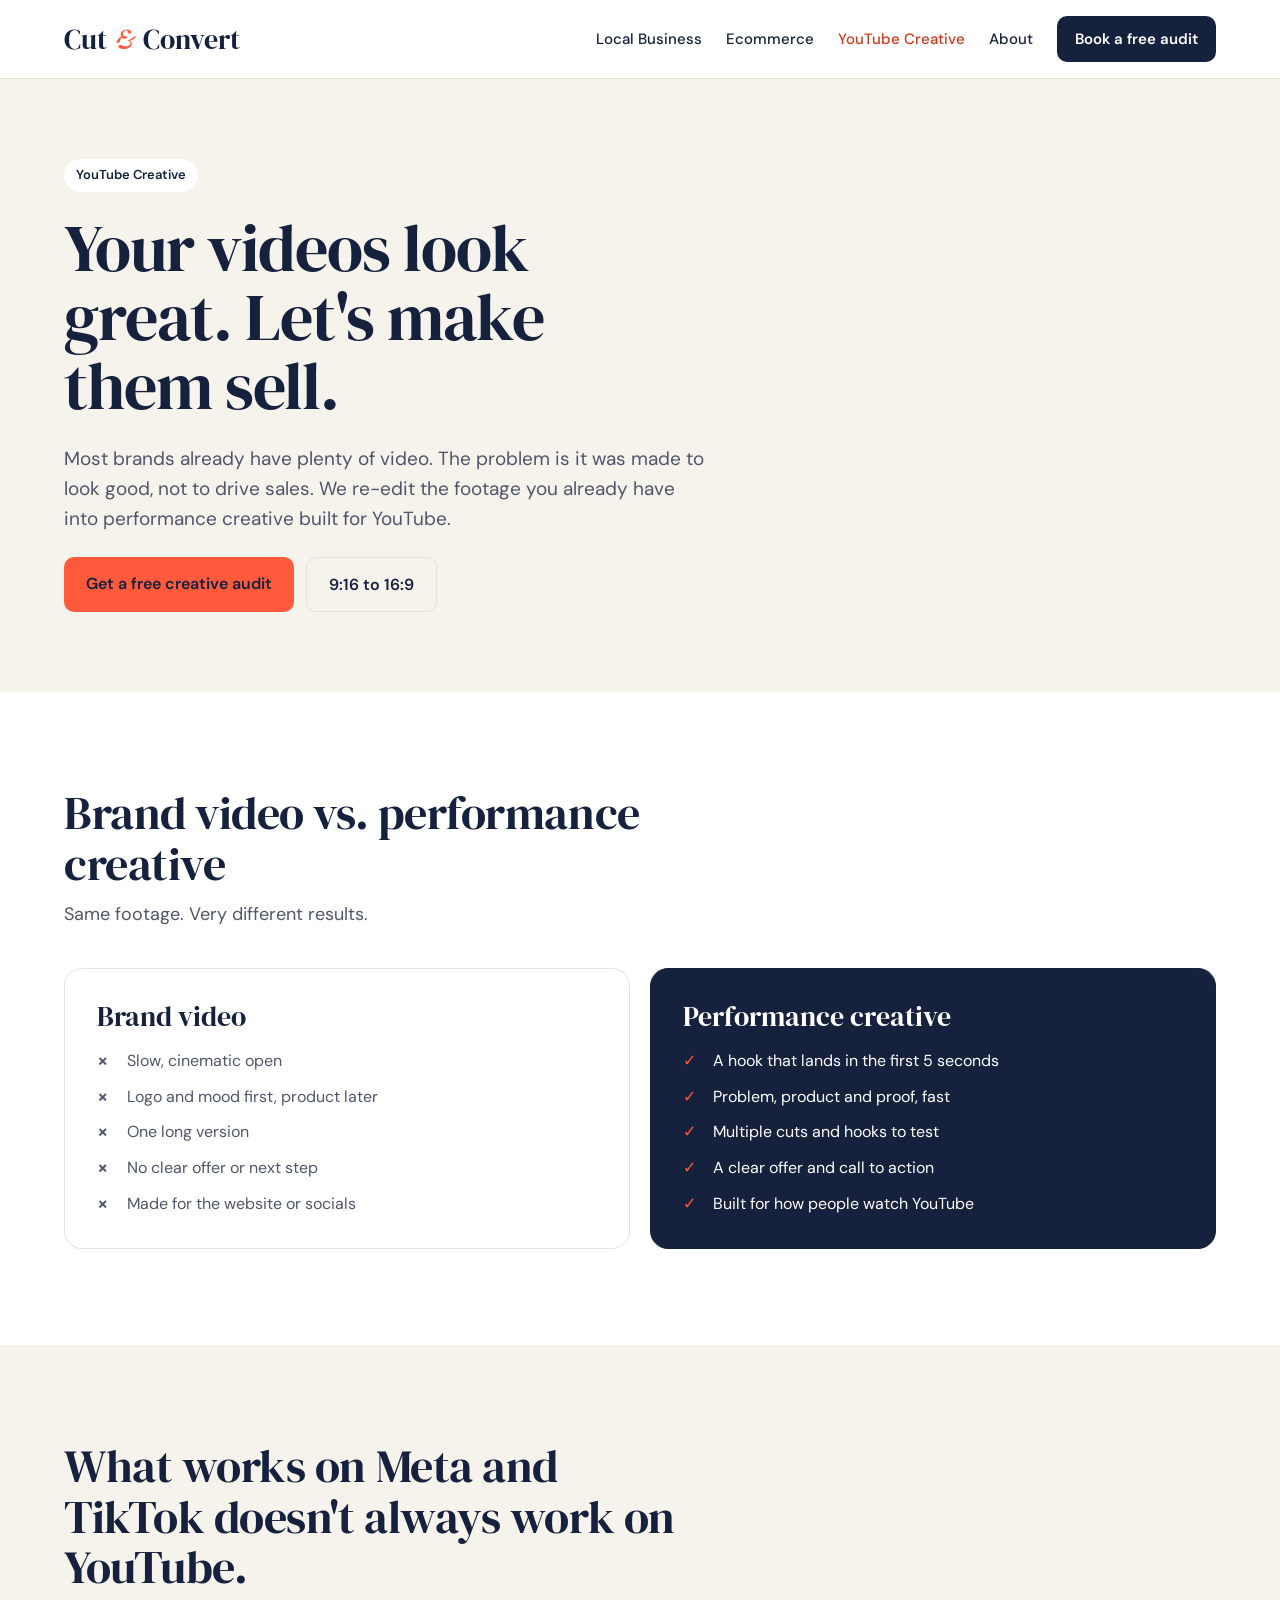
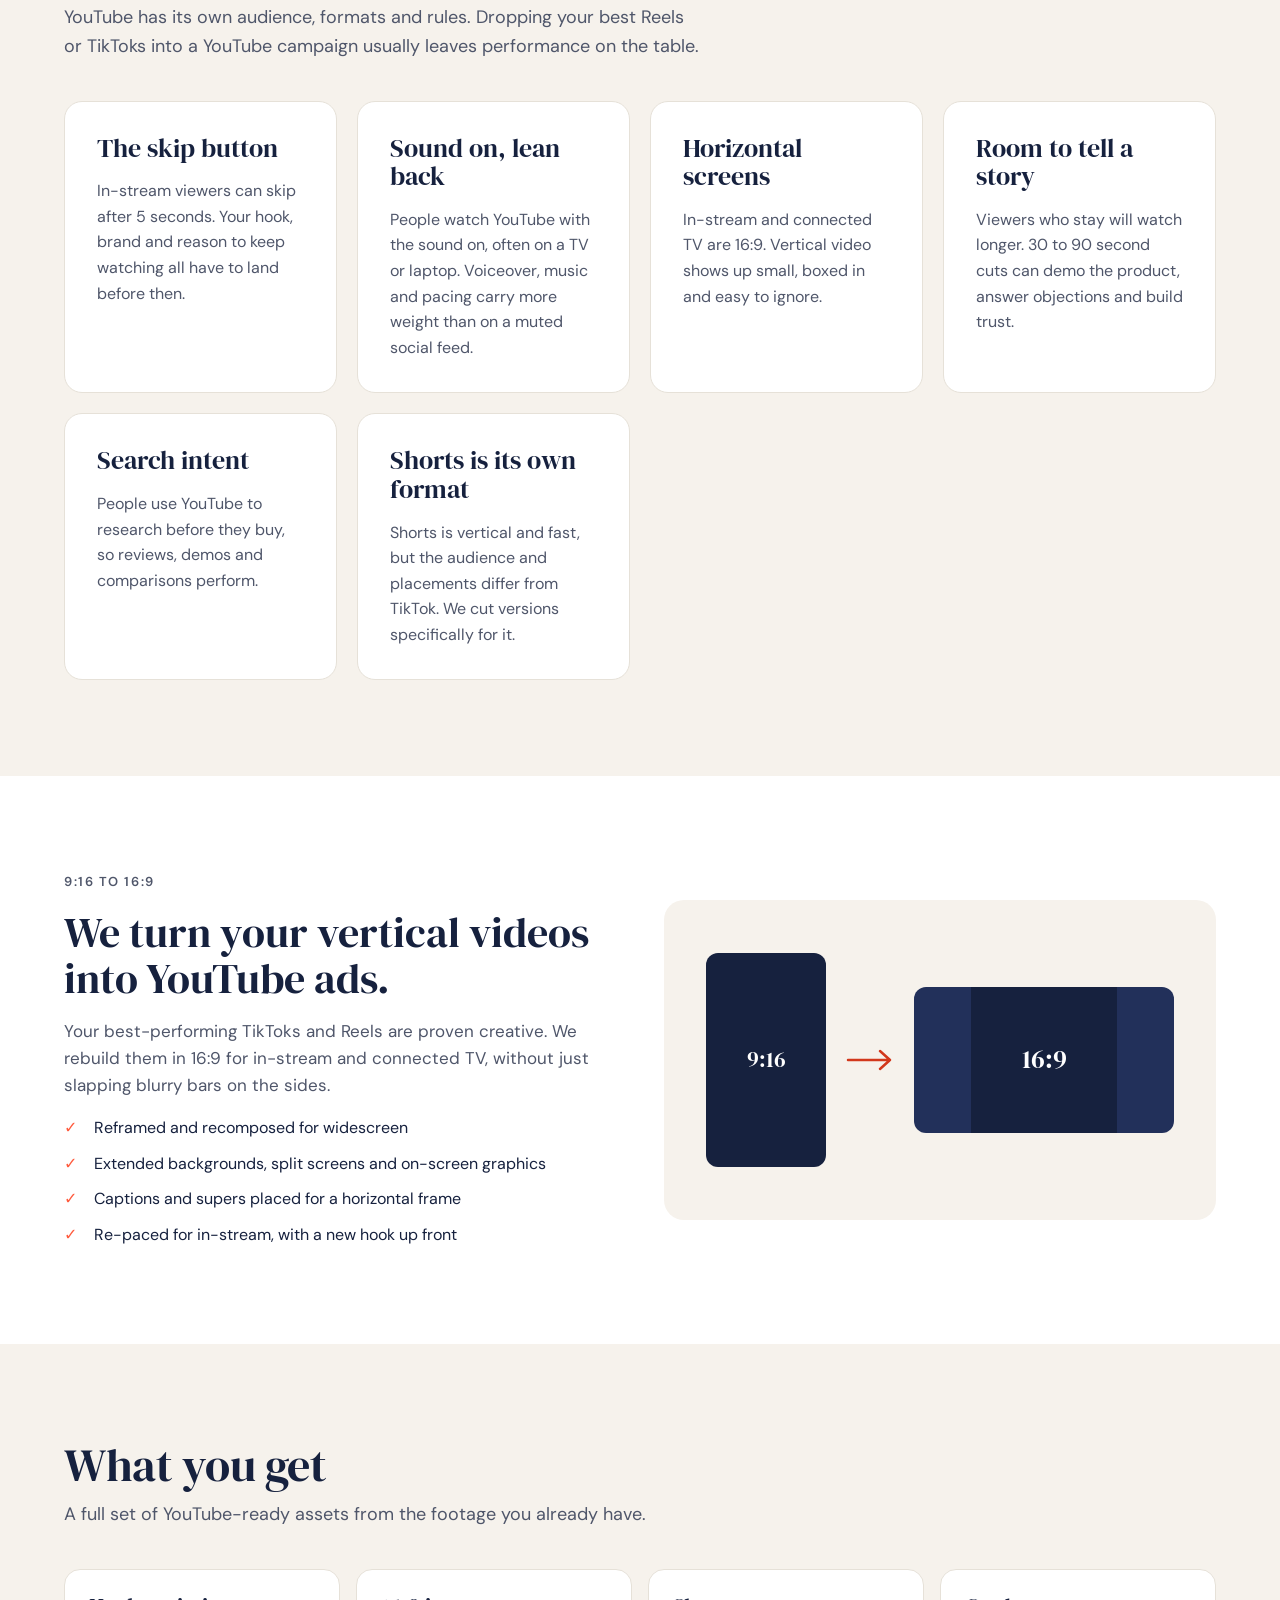
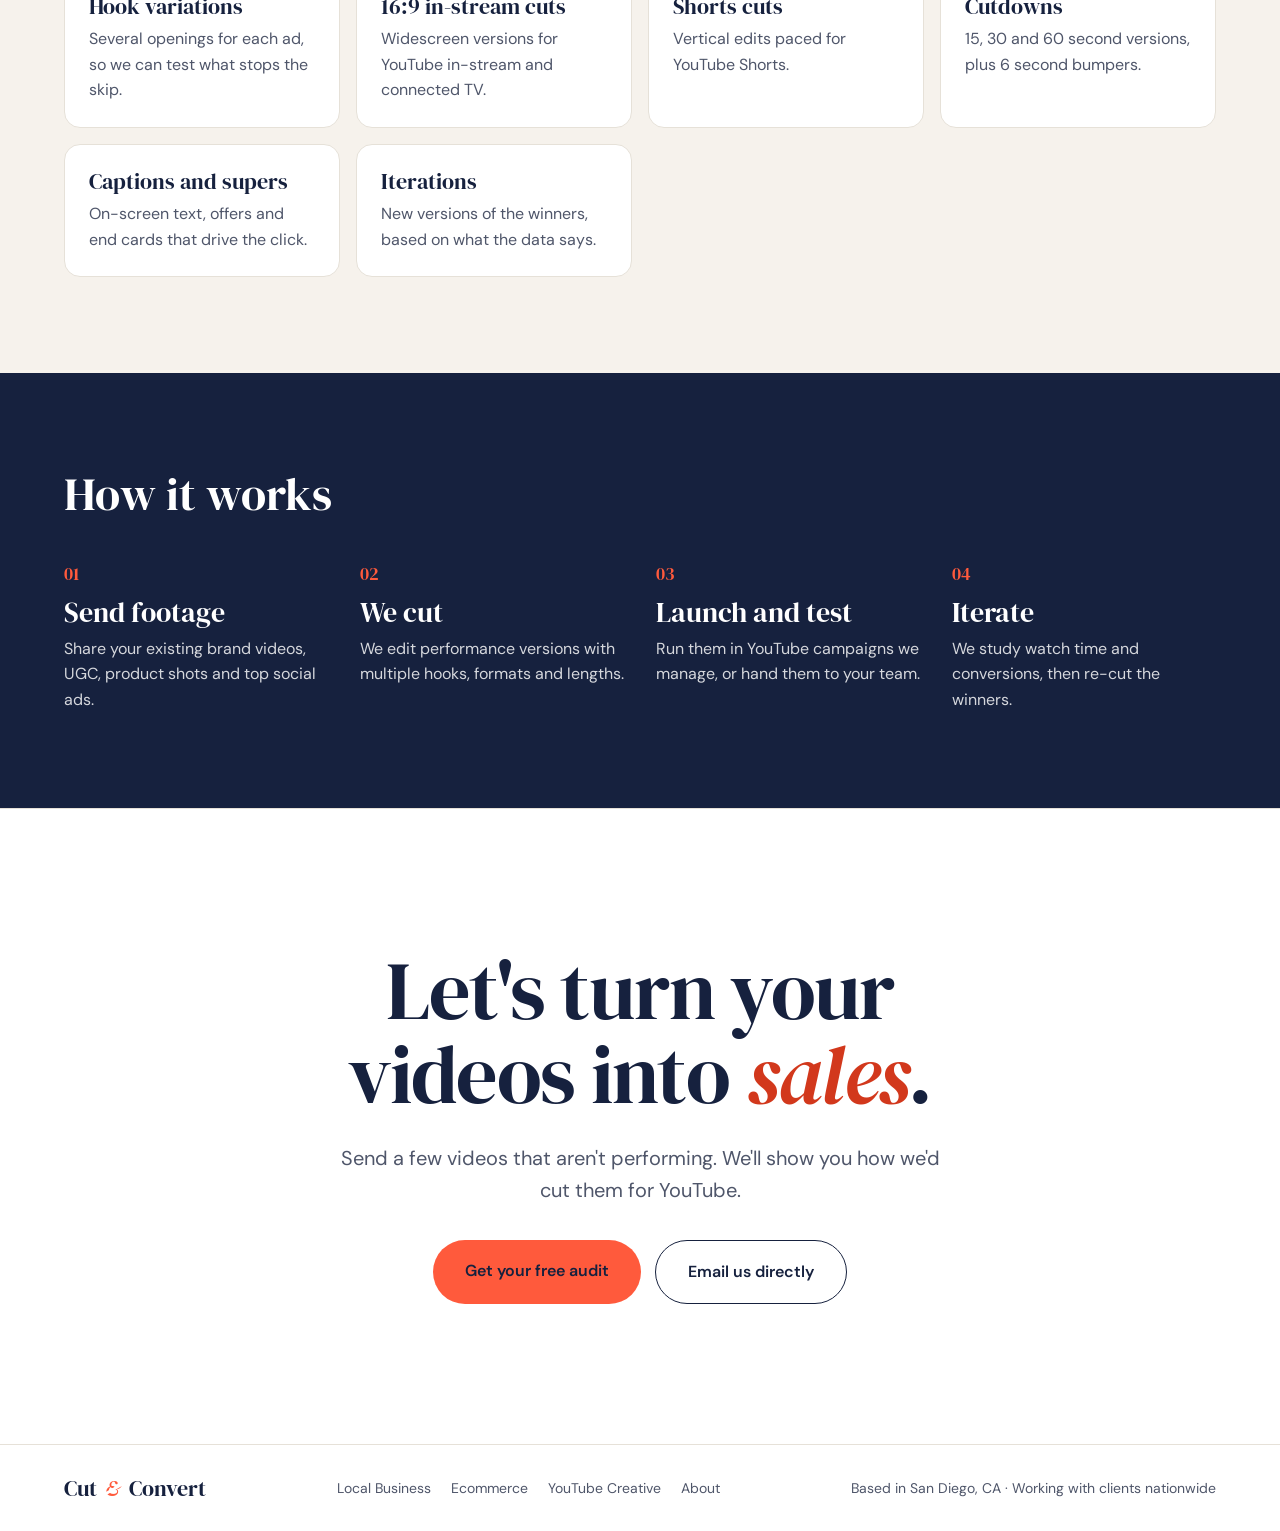
<file: youtube-creative/index.html>
<!doctype html>
<html lang="en">
<head>
  <meta charset="utf-8">
  <meta name="viewport" content="width=device-width, initial-scale=1">
  <title>YouTube Performance Creative &amp; Video Editing | Cut &amp; Convert</title>
  <meta name="description" content="We re-edit your existing brand videos into performance creative built for YouTube, including converting 9:16 social videos into 16:9 in-stream ads.">
  <meta name="robots" content="noindex">
  <link rel="icon" href="/favicon.svg" type="image/svg+xml">
  <link rel="preconnect" href="https://fonts.googleapis.com">
  <link rel="preconnect" href="https://fonts.gstatic.com" crossorigin>
  <link href="https://fonts.googleapis.com/css2?family=DM+Serif+Display:ital@0;1&family=DM+Sans:wght@400;500;600&display=swap" rel="stylesheet">
  <link rel="stylesheet" href="/style.css?v=d0005946">
</head>
<body>
<header class="site-header">
  <div class="wrap">
    <a class="logo" href="/" aria-label="Cut &amp; Convert home"><span>Cut</span><span class="amp">&amp;</span><span>Convert</span></a>
    <nav class="nav" aria-label="Main">
      <a href="/local/">Local Business</a>
      <a href="/ecommerce/">Ecommerce</a>
      <a href="/youtube-creative/" aria-current="page">YouTube Creative</a>
      <a href="/about/">About</a>
      <a class="btn btn-ink" href="/contact/?service=youtube">Book a free audit</a>
    </nav>
  </div>
</header>

<main>

  <section class="page-hero">
    <div class="wrap">
      <span class="pill">YouTube Creative</span>
      <h1>Your videos look great. Let's make them sell.</h1>
      <p class="lede">Most brands already have plenty of video. The problem is it was made to look good, not to drive sales. We re-edit the footage you already have into performance creative built for YouTube.</p>
      <div class="actions">
        <a class="btn btn-coral" href="/contact/?service=youtube">Get a free creative audit</a>
        <a class="btn btn-outline" href="#vertical">9:16 to 16:9</a>
      </div>
    </div>
  </section>

  <section class="section">
    <div class="wrap">
      <div class="section-head">
        <h2>Brand video vs. performance creative</h2>
        <p>Same footage. Very different results.</p>
      </div>
      <div class="compare">
        <div class="compare-col">
          <h3>Brand video</h3>
          <ul class="x-list">
            <li>Slow, cinematic open</li>
            <li>Logo and mood first, product later</li>
            <li>One long version</li>
            <li>No clear offer or next step</li>
            <li>Made for the website or socials</li>
          </ul>
        </div>
        <div class="compare-col is-good">
          <h3>Performance creative</h3>
          <ul class="check-list">
            <li>A hook that lands in the first 5 seconds</li>
            <li>Problem, product and proof, fast</li>
            <li>Multiple cuts and hooks to test</li>
            <li>A clear offer and call to action</li>
            <li>Built for how people watch YouTube</li>
          </ul>
        </div>
      </div>
    </div>
  </section>

  <section class="section tinted">
    <div class="wrap">
      <div class="section-head">
        <h2>What works on Meta and TikTok doesn't always work on YouTube.</h2>
        <p>YouTube has its own audience, formats and rules. Dropping your best Reels or TikToks into a YouTube campaign usually leaves performance on the table.</p>
      </div>
      <div class="cards cards-3">
        <article class="card">
          <h3>The skip button</h3>
          <p class="muted">In-stream viewers can skip after 5 seconds. Your hook, brand and reason to keep watching all have to land before then.</p>
        </article>
        <article class="card">
          <h3>Sound on, lean back</h3>
          <p class="muted">People watch YouTube with the sound on, often on a TV or laptop. Voiceover, music and pacing carry more weight than on a muted social feed.</p>
        </article>
        <article class="card">
          <h3>Horizontal screens</h3>
          <p class="muted">In-stream and connected TV are 16:9. Vertical video shows up small, boxed in and easy to ignore.</p>
        </article>
        <article class="card">
          <h3>Room to tell a story</h3>
          <p class="muted">Viewers who stay will watch longer. 30 to 90 second cuts can demo the product, answer objections and build trust.</p>
        </article>
        <article class="card">
          <h3>Search intent</h3>
          <p class="muted">People use YouTube to research before they buy, so reviews, demos and comparisons perform.</p>
        </article>
        <article class="card">
          <h3>Shorts is its own format</h3>
          <p class="muted">Shorts is vertical and fast, but the audience and placements differ from TikTok. We cut versions specifically for it.</p>
        </article>
      </div>
    </div>
  </section>

  <section class="section" id="vertical">
    <div class="wrap split">
      <div class="split-copy">
        <span class="eyebrow">9:16 to 16:9</span>
        <h2>We turn your vertical videos into YouTube ads.</h2>
        <p class="muted">Your best-performing TikToks and Reels are proven creative. We rebuild them in 16:9 for in-stream and connected TV, without just slapping blurry bars on the sides.</p>
        <ul class="check-list">
          <li>Reframed and recomposed for widescreen</li>
          <li>Extended backgrounds, split screens and on-screen graphics</li>
          <li>Captions and supers placed for a horizontal frame</li>
          <li>Re-paced for in-stream, with a new hook up front</li>
        </ul>
      </div>
      <div class="ratio-demo" aria-hidden="true">
        <div class="frame frame-tall"><span>9:16</span></div>
        <svg class="ratio-arrow" viewBox="0 0 48 24" fill="none" stroke="currentColor" stroke-width="2.5" stroke-linecap="round" stroke-linejoin="round"><path d="M2 12h42M34 3l10 9-10 9"/></svg>
        <div class="frame frame-wide"><span>16:9</span></div>
      </div>
    </div>
  </section>

  <section class="section tinted">
    <div class="wrap">
      <div class="section-head">
        <h2>What you get</h2>
        <p>A full set of YouTube-ready assets from the footage you already have.</p>
      </div>
      <div class="tiles">
        <div class="tile"><h3>Hook variations</h3><p class="muted">Several openings for each ad, so we can test what stops the skip.</p></div>
        <div class="tile"><h3>16:9 in-stream cuts</h3><p class="muted">Widescreen versions for YouTube in-stream and connected TV.</p></div>
        <div class="tile"><h3>Shorts cuts</h3><p class="muted">Vertical edits paced for YouTube Shorts.</p></div>
        <div class="tile"><h3>Cutdowns</h3><p class="muted">15, 30 and 60 second versions, plus 6 second bumpers.</p></div>
        <div class="tile"><h3>Captions and supers</h3><p class="muted">On-screen text, offers and end cards that drive the click.</p></div>
        <div class="tile"><h3>Iterations</h3><p class="muted">New versions of the winners, based on what the data says.</p></div>
      </div>
    </div>
  </section>

  <section class="section how">
    <div class="wrap">
      <h2>How it works</h2>
      <div class="steps steps-4">
        <div class="step"><span class="num">01</span><h3>Send footage</h3><p>Share your existing brand videos, UGC, product shots and top social ads.</p></div>
        <div class="step"><span class="num">02</span><h3>We cut</h3><p>We edit performance versions with multiple hooks, formats and lengths.</p></div>
        <div class="step"><span class="num">03</span><h3>Launch and test</h3><p>Run them in YouTube campaigns we manage, or hand them to your team.</p></div>
        <div class="step"><span class="num">04</span><h3>Iterate</h3><p>We study watch time and conversions, then re-cut the winners.</p></div>
      </div>
    </div>
  </section>

  <section class="cta-big" id="contact">
    <div class="wrap">
      <h2>Let's turn your videos into <em>sales</em>.</h2>
      <p>Send a few videos that aren't performing. We'll show you how we'd cut them for YouTube.</p>
      <div class="cta-actions">
        <a class="btn btn-coral btn-lg" href="/contact/?service=youtube">Get your free audit</a>
        <a class="btn btn-outline btn-lg" href="mailto:shaunmalinao@gmail.com?subject=Free%20YouTube%20creative%20audit">Email us directly</a>
      </div>
    </div>
  </section>

</main>

<footer class="site-footer">
  <div class="wrap">
    <a class="logo" href="/" aria-label="Cut &amp; Convert home"><span>Cut</span><span class="amp">&amp;</span><span>Convert</span></a>
    <nav class="footer-nav" aria-label="Footer">
      <a href="/local/">Local Business</a>
      <a href="/ecommerce/">Ecommerce</a>
      <a href="/youtube-creative/">YouTube Creative</a>
      <a href="/about/">About</a>
    </nav>
    <span>Based in San Diego, CA · Working with clients nationwide</span>
  </div>
</footer>

</body>
</html>
</file>
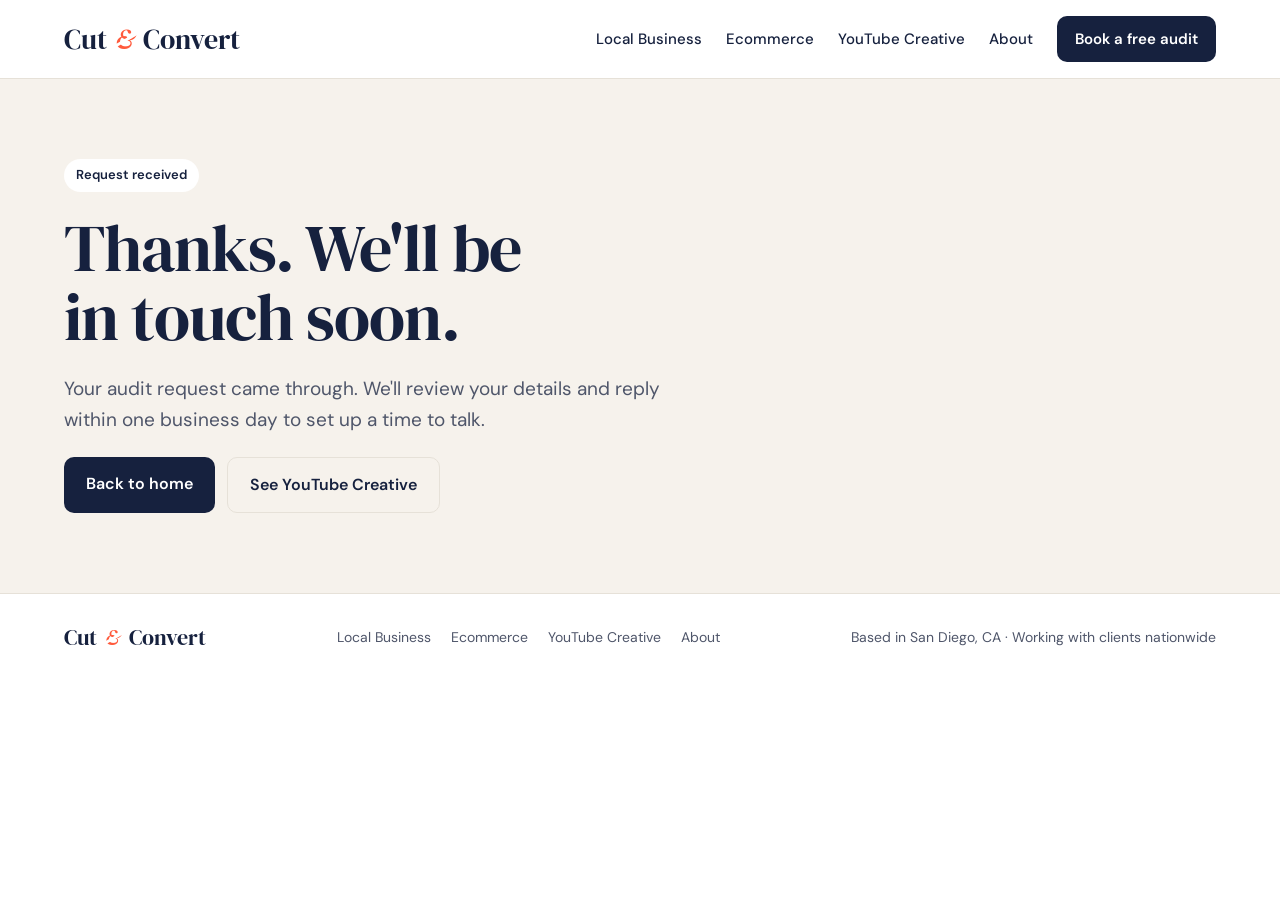
<file: contact/thanks/index.html>
<!doctype html>
<html lang="en">
<head>
  <meta charset="utf-8">
  <meta name="viewport" content="width=device-width, initial-scale=1">
  <title>Thanks | Cut &amp; Convert</title>
  <meta name="description" content="Your audit request has been received.">
  <meta name="robots" content="noindex">
  <link rel="icon" href="/favicon.svg" type="image/svg+xml">
  <link rel="preconnect" href="https://fonts.googleapis.com">
  <link rel="preconnect" href="https://fonts.gstatic.com" crossorigin>
  <link href="https://fonts.googleapis.com/css2?family=DM+Serif+Display:ital@0;1&family=DM+Sans:wght@400;500;600&display=swap" rel="stylesheet">
  <link rel="stylesheet" href="/style.css?v=d0005946">
</head>
<body>
<header class="site-header">
  <div class="wrap">
    <a class="logo" href="/" aria-label="Cut &amp; Convert home"><span>Cut</span><span class="amp">&amp;</span><span>Convert</span></a>
    <nav class="nav" aria-label="Main">
      <a href="/local/">Local Business</a>
      <a href="/ecommerce/">Ecommerce</a>
      <a href="/youtube-creative/">YouTube Creative</a>
      <a href="/about/">About</a>
      <a class="btn btn-ink" href="/contact/">Book a free audit</a>
    </nav>
  </div>
</header>

<main>

  <section class="page-hero">
    <div class="wrap">
      <span class="pill">Request received</span>
      <h1>Thanks. We'll be in touch soon.</h1>
      <p class="lede">Your audit request came through. We'll review your details and reply within one business day to set up a time to talk.</p>
      <div class="actions">
        <a class="btn btn-ink" href="/">Back to home</a>
        <a class="btn btn-outline" href="/youtube-creative/">See YouTube Creative</a>
      </div>
    </div>
  </section>

</main>

<footer class="site-footer">
  <div class="wrap">
    <a class="logo" href="/" aria-label="Cut &amp; Convert home"><span>Cut</span><span class="amp">&amp;</span><span>Convert</span></a>
    <nav class="footer-nav" aria-label="Footer">
      <a href="/local/">Local Business</a>
      <a href="/ecommerce/">Ecommerce</a>
      <a href="/youtube-creative/">YouTube Creative</a>
      <a href="/about/">About</a>
    </nav>
    <span>Based in San Diego, CA · Working with clients nationwide</span>
  </div>
</footer>

</body>
</html>
</file>
<file: style.css>
:root {
  --ink: #16213E;
  --muted: #4F566A;
  --coral: #FF5A3C;
  --coral-text: #D2381C;
  --sand: #F6F2EC;
  --line: #E6E1D8;
  --white: #FFFFFF;
  --serif: 'DM Serif Display', Georgia, serif;
  --sans: 'DM Sans', system-ui, -apple-system, sans-serif;
  --wrap: 1200px;
}

* { box-sizing: border-box; }
html { scroll-behavior: smooth; }
body {
  margin: 0;
  background: var(--white);
  color: var(--ink);
  font-family: var(--sans);
  font-size: 16px;
  line-height: 1.6;
  -webkit-font-smoothing: antialiased;
}
img { max-width: 100%; display: block; }
a { color: inherit; }
h1, h2, h3 { font-family: var(--serif); font-weight: 400; margin: 0; line-height: 1.1; }
p { margin: 0; }

.wrap { max-width: var(--wrap); margin: 0 auto; padding: 0 24px; }
.muted { color: var(--muted); }

/* Logo: italic coral ampersand with a diagonal "cut" through it */
.logo {
  display: inline-flex; align-items: baseline; gap: 8px;
  font-family: var(--serif); font-size: 28px; line-height: 1;
  color: var(--ink); text-decoration: none;
}
.amp { position: relative; display: inline-block; color: var(--coral); font-style: italic; }
.amp::after {
  content: ""; position: absolute; left: -4px; right: -4px; top: 50%;
  height: 3px; background: var(--cut-bg, var(--white)); transform: rotate(-30deg);
}

/* Buttons */
.btn {
  display: inline-block; text-decoration: none; font-weight: 600;
  padding: 14px 22px; border-radius: 10px; transition: transform .15s ease, opacity .15s ease;
}
.btn:hover { transform: translateY(-1px); }
.btn-coral { background: var(--coral); color: var(--ink); }
.btn-ink { background: var(--ink); color: var(--white); }
.btn-outline { border: 1px solid var(--line); }

/* Header */
.site-header { border-bottom: 1px solid var(--line); background: var(--white); position: sticky; top: 0; z-index: 10; }
.site-header .wrap { display: flex; flex-wrap: wrap; align-items: center; justify-content: space-between; gap: 16px; padding-top: 16px; padding-bottom: 16px; }
.nav { display: flex; flex-wrap: wrap; align-items: center; gap: 24px; font-size: 15px; font-weight: 500; }
.nav a { text-decoration: none; }
.nav a:not(.btn):hover { color: var(--coral-text); }
.nav .btn { padding: 11px 18px; }

/* Hero */
.hero .wrap { display: flex; flex-wrap: wrap; align-items: center; gap: 56px; padding-top: 88px; padding-bottom: 72px; }
.hero-copy { flex: 1 1 460px; min-width: 0; display: flex; flex-direction: column; gap: 24px; }
.pill { align-self: flex-start; font-size: 13px; font-weight: 600; padding: 6px 12px; border-radius: 999px; background: var(--sand); }
.hero h1 { font-size: clamp(42px, 6vw, 72px); letter-spacing: -0.015em; line-height: 1.04; }
.hero .lede { font-size: 19px; color: var(--muted); max-width: 34rem; }
.actions { display: flex; flex-wrap: wrap; gap: 12px; }
.hero-art {
  --cut-bg: var(--ink);
  flex: 1 1 400px; min-width: 0; aspect-ratio: 16 / 11; border-radius: 22px; background: var(--ink);
  display: flex; align-items: center; justify-content: center; overflow: hidden;
}
.hero-art .amp { font-family: var(--serif); font-size: clamp(160px, 22vw, 260px); line-height: 1; transform: translateY(8%); }
.hero-art .amp::after { height: 14px; left: -24px; right: -24px; }

/* Proof bar */
.proof { background: var(--sand); }
.proof .wrap { display: grid; grid-template-columns: repeat(auto-fit, minmax(220px, 1fr)); gap: 24px; padding-top: 40px; padding-bottom: 40px; }
.stat { font-family: var(--serif); font-size: 38px; line-height: 1.1; }

/* Brands I've worked on */
.brands { border-bottom: 1px solid var(--line); }
.brands .wrap { padding-top: 48px; padding-bottom: 52px; display: flex; flex-direction: column; align-items: center; gap: 28px; }
.brands .wrap { max-width: none; padding-left: 0; padding-right: 0; }
.marquee {
  width: 100%; overflow: hidden;
  -webkit-mask-image: linear-gradient(to right, transparent, #000 10%, #000 90%, transparent);
          mask-image: linear-gradient(to right, transparent, #000 10%, #000 90%, transparent);
}
.logo-track {
  list-style: none; margin: 0; padding: 0;
  display: flex; align-items: center; width: max-content;
  animation: logo-slide 40s linear infinite;
}
.marquee:hover .logo-track { animation-play-state: paused; }
.logo-track li { display: flex; align-items: center; height: 48px; padding: 0 32px; flex-shrink: 0; }
.logo-track img { height: 28px; width: auto; max-width: none; opacity: .78; transition: opacity .2s ease; }
.logo-track li.tall img { height: 44px; }
.logo-track img:hover { opacity: 1; }
@keyframes logo-slide {
  from { transform: translateX(-50%); }
  to   { transform: translateX(0); }
}
@media (max-width: 700px) {
  .logo-track li { padding: 0 22px; }
  .logo-track img { height: 22px; }
  .logo-track li.tall img { height: 36px; }
  .logo-track { animation-duration: 30s; }
}
@media (prefers-reduced-motion: reduce) {
  .logo-track { animation: none; flex-wrap: wrap; justify-content: center; width: auto; }
  .logo-track li[aria-hidden="true"] { display: none; }
}

/* Sections */
.section { padding: 96px 0; }
.section-head { display: flex; flex-direction: column; gap: 10px; max-width: 40rem; margin-bottom: 40px; }
.section-head h2, .about h2, .cta h2 { font-size: clamp(32px, 4vw, 46px); letter-spacing: -0.01em; }
.section-head p { font-size: 18px; color: var(--muted); }

.cards { display: grid; grid-template-columns: repeat(auto-fit, minmax(280px, 1fr)); gap: 20px; }
.card {
  border: 1px solid var(--line); border-radius: 18px; padding: 32px;
  display: flex; flex-direction: column; gap: 16px; background: var(--white);
  scroll-margin-top: 100px;
}
.card h3 { font-size: 28px; }
.card ul { margin: 0; padding-left: 20px; display: flex; flex-direction: column; gap: 6px; }
.card .more { margin-top: auto; font-weight: 600; color: var(--coral-text); text-decoration: none; }
.card .more:hover { text-decoration: underline; }
.icon { width: 40px; height: 40px; }

/* How it works */
.how { background: var(--ink); color: var(--white); }
.how h2 { font-size: clamp(32px, 4vw, 46px); margin-bottom: 40px; }
.steps { display: grid; grid-template-columns: repeat(auto-fit, minmax(240px, 1fr)); gap: 32px; }
.step { display: flex; flex-direction: column; gap: 8px; }
.step .num { font-family: var(--serif); font-size: 18px; color: var(--coral); }
.step h3 { font-size: 28px; }
.step p { opacity: .82; }

/* Results */
.results .cards { grid-template-columns: repeat(auto-fit, minmax(300px, 1fr)); }
.result { background: var(--sand); border-radius: 18px; padding: 32px; display: flex; flex-direction: column; gap: 10px; }
.result .label { font-size: 13px; font-weight: 600; color: var(--muted); }
.result .big { font-family: var(--serif); font-size: clamp(34px, 4vw, 44px); line-height: 1.05; }

/* About */
.about { background: var(--sand); }
.about .wrap { display: flex; flex-wrap: wrap; align-items: center; gap: 56px; }
.about img { flex: 1 1 300px; min-width: 0; max-width: 420px; aspect-ratio: 4 / 5; object-fit: cover; border-radius: 20px; }
.about-copy { flex: 999 1 420px; min-width: 0; display: flex; flex-direction: column; gap: 16px; scroll-margin-top: 100px; }
.about-copy p { font-size: 18px; color: var(--muted); }
.eyebrow { font-size: 13px; font-weight: 600; letter-spacing: .12em; text-transform: uppercase; color: var(--muted); }

/* CTA */
.cta-box {
  background: var(--coral); border-radius: 24px; padding: clamp(32px, 6vw, 64px);
  display: flex; flex-wrap: wrap; align-items: center; justify-content: space-between; gap: 24px;
}
.cta-box > div { flex: 1 1 360px; min-width: 0; display: flex; flex-direction: column; gap: 8px; }
.cta-box p { font-size: 17px; }

/* Footer */
.site-footer { border-top: 1px solid var(--line); }
.site-footer .wrap { display: flex; flex-wrap: wrap; justify-content: space-between; align-items: center; gap: 16px; padding-top: 32px; padding-bottom: 32px; font-size: 14px; color: var(--muted); }
.site-footer .logo { font-size: 22px; }

/* ---------- Multi-page additions ---------- */
.sr-only { position: absolute; width: 1px; height: 1px; padding: 0; margin: -1px; overflow: hidden; clip: rect(0,0,0,0); white-space: nowrap; border: 0; }
.nav a[aria-current="page"] { color: var(--coral-text); }

/* Rotating hero word */
.rotator-head { display: flex; flex-direction: column; }
.rotator { display: grid; color: var(--coral-text); font-style: italic; overflow: hidden; padding-bottom: .08em; }
.rotator-word {
  grid-area: 1 / 1; opacity: 0; transform: translateY(40%);
  transition: opacity .5s ease, transform .5s ease;
}
.rotator-word.is-active { opacity: 1; transform: translateY(0); }
.rotator-word.is-leaving { opacity: 0; transform: translateY(-40%); }
@media (prefers-reduced-motion: reduce) {
  .rotator-word { transition: opacity .3s ease; transform: none !important; }
}

/* Sub-page hero */
.page-hero { background: var(--sand); }
.page-hero .wrap { padding-top: 80px; padding-bottom: 80px; display: flex; flex-direction: column; gap: 22px; align-items: flex-start; }
.page-hero .pill { background: var(--white); }
.page-hero h1 { font-size: clamp(40px, 5.6vw, 66px); letter-spacing: -0.015em; line-height: 1.05; max-width: 15ch; }
.page-hero .lede { font-size: 19px; color: var(--muted); max-width: 40rem; }

.tinted { background: var(--sand); }
.narrow { max-width: 820px; }

/* Two-column split */
.split { display: flex; flex-wrap: wrap; gap: 48px; align-items: center; }
.split > * { flex: 1 1 400px; min-width: 0; }
.split-copy { display: flex; flex-direction: column; gap: 16px; }
.split-copy h2 { font-size: clamp(30px, 3.6vw, 42px); }
.split-copy p { font-size: 17px; }

/* Card grid variants */
.cards-2 { grid-template-columns: repeat(auto-fit, minmax(300px, 1fr)); }
.cards-3 { grid-template-columns: repeat(auto-fit, minmax(260px, 1fr)); }
.card h3 { font-size: 26px; }
.card .num, .feature .num { font-family: var(--serif); font-size: 18px; color: var(--coral-text); }
.card a { color: var(--coral-text); }
.card-link { text-decoration: none; color: inherit; transition: transform .15s ease, box-shadow .15s ease; }
.card-link:hover { transform: translateY(-2px); box-shadow: 0 10px 30px rgba(22,33,62,.08); }

/* Search chips */
.search-chips { list-style: none; margin: 0; padding: 0; display: flex; flex-wrap: wrap; gap: 10px; }
.search-chips li {
  display: inline-flex; align-items: center; gap: 8px;
  background: var(--white); border: 1px solid var(--line); border-radius: 999px;
  padding: 10px 16px; font-size: 15px; box-shadow: 0 2px 8px rgba(22,33,62,.04);
}
.search-chips li::before {
  content: ""; width: 14px; height: 14px; flex-shrink: 0;
  background: no-repeat center / contain url("data:image/svg+xml,%3Csvg xmlns='http://www.w3.org/2000/svg' viewBox='0 0 24 24' fill='none' stroke='%234F566A' stroke-width='2.4' stroke-linecap='round'%3E%3Ccircle cx='11' cy='11' r='7'/%3E%3Cpath d='M20 20l-3.5-3.5'/%3E%3C/svg%3E");
}

/* Numbered feature list */
.feature-list { display: grid; grid-template-columns: repeat(auto-fit, minmax(260px, 1fr)); gap: 32px 40px; }
.feature { display: flex; gap: 16px; align-items: flex-start; }
.feature h3 { font-size: 24px; margin-bottom: 6px; }

.steps-4 { grid-template-columns: repeat(auto-fit, minmax(220px, 1fr)); }

/* Toolbox tiles */
.tiles { display: grid; grid-template-columns: repeat(auto-fit, minmax(240px, 1fr)); gap: 16px; }
.tile { border: 1px solid var(--line); border-radius: 16px; padding: 24px; background: var(--white); display: flex; flex-direction: column; gap: 8px; }
.tile h3 { font-size: 22px; }

/* Compare columns */
.compare { display: grid; grid-template-columns: repeat(auto-fit, minmax(280px, 1fr)); gap: 20px; }
.compare-col { border: 1px solid var(--line); border-radius: 18px; padding: 32px; display: flex; flex-direction: column; gap: 16px; }
.compare-col h3 { font-size: 28px; }
.compare-col.is-good { background: var(--ink); color: var(--white); border-color: var(--ink); }
.check-list, .x-list { list-style: none; margin: 0; padding: 0; display: flex; flex-direction: column; gap: 10px; }
.check-list li, .x-list li { position: relative; padding-left: 30px; }
.check-list li::before, .x-list li::before { position: absolute; left: 0; top: 0; font-weight: 600; }
.check-list li::before { content: "✓"; color: var(--coral); }
.x-list li::before { content: "×"; color: var(--muted); font-size: 20px; line-height: 1.2; }
.x-list li { color: var(--muted); }

/* 9:16 to 16:9 demo */
.ratio-demo { display: flex; align-items: center; justify-content: center; gap: 20px; padding: 32px; background: var(--sand); border-radius: 20px; min-height: 320px; }
.ratio-arrow { width: 48px; color: var(--coral-text); flex-shrink: 0; }
.frame { border-radius: 12px; display: flex; align-items: center; justify-content: center; font-family: var(--serif); color: var(--white); background: var(--ink); }
.frame-tall { width: 120px; aspect-ratio: 9 / 16; font-size: 22px; }
.frame-wide { width: 260px; aspect-ratio: 16 / 9; font-size: 26px; background: linear-gradient(90deg, #22305a 0 22%, var(--ink) 22% 78%, #22305a 78% 100%); }
@media (max-width: 520px) {
  .ratio-demo { gap: 12px; padding: 20px; }
  .frame-tall { width: 70px; font-size: 16px; }
  .frame-wide { width: 150px; font-size: 18px; }
  .ratio-arrow { width: 32px; }
}

/* FAQ */
.faq { display: flex; flex-direction: column; border-top: 1px solid var(--line); }
.faq details { border-bottom: 1px solid var(--line); padding: 20px 0; }
.faq summary { cursor: pointer; font-family: var(--serif); font-size: 24px; list-style: none; display: flex; justify-content: space-between; gap: 16px; }
.faq summary::-webkit-details-marker { display: none; }
.faq summary::after { content: "+"; color: var(--coral-text); font-family: var(--sans); font-size: 26px; line-height: 1; }
.faq details[open] summary::after { content: "−"; }
.faq details p { margin-top: 12px; font-size: 17px; }

/* Footer nav */
.footer-nav { display: flex; flex-wrap: wrap; gap: 20px; }
.footer-nav a { text-decoration: none; }
.footer-nav a:hover { color: var(--coral-text); }

@media (max-width: 700px) {
  .page-hero .wrap { padding-top: 56px; padding-bottom: 56px; }
  .nav { gap: 14px 18px; font-size: 14px; }
  .hero .wrap { padding-top: 48px; gap: 40px; }
  .section { padding: 64px 0; }
}

/* About page */
.about-hero { flex-direction: row !important; flex-wrap: wrap; align-items: center !important; gap: 48px !important; }
.about-hero .split-copy { flex: 999 1 420px; min-width: 0; gap: 22px; }
.about-hero img { flex: 1 1 280px; min-width: 0; max-width: 380px; aspect-ratio: 4 / 5; object-fit: cover; border-radius: 20px; }
.prose { display: flex; flex-direction: column; gap: 18px; }
.prose h2 { font-size: clamp(32px, 4vw, 46px); margin-bottom: 6px; }
.prose p { font-size: 18px; color: var(--muted); }

/* Contact page */
.contact-wrap { flex-direction: row !important; flex-wrap: wrap; align-items: flex-start !important; gap: 48px !important; }
.contact-intro { flex: 1 1 360px; min-width: 0; gap: 22px; }
.contact-intro .check-list { font-size: 17px; }
.lead-form {
  flex: 1 1 460px; min-width: 0; background: var(--white); border: 1px solid var(--line);
  border-radius: 20px; padding: clamp(24px, 4vw, 40px); display: flex; flex-direction: column; gap: 18px;
  box-shadow: 0 12px 40px rgba(22,33,62,.06);
}
.field-row { display: grid; grid-template-columns: repeat(auto-fit, minmax(200px, 1fr)); gap: 18px; }
.field { display: flex; flex-direction: column; gap: 6px; border: 0; padding: 0; margin: 0; min-width: 0; }
.field label, .field legend { font-size: 14px; font-weight: 600; padding: 0; margin-bottom: 6px; }
.optional { font-weight: 400; color: var(--muted); }
.lead-form input[type=text], .lead-form input[type=email], .lead-form input[type=tel], .lead-form select, .lead-form textarea {
  font: inherit; color: var(--ink); background: var(--white);
  border: 1px solid #CFC8BC; border-radius: 10px; padding: 12px 14px; width: 100%; min-height: 48px;
}
.lead-form textarea { resize: vertical; }
.lead-form input:focus, .lead-form select:focus, .lead-form textarea:focus { outline: 2px solid var(--coral); outline-offset: 1px; border-color: var(--coral); }
.lead-form [aria-invalid="true"] { border-color: var(--coral-text); }
.choice-row { display: grid; grid-template-columns: repeat(auto-fit, minmax(150px, 1fr)); gap: 10px; }
.lead-form .choice {
  position: relative; display: flex; align-items: center; gap: 10px;
  margin: 0; padding: 12px 14px; min-height: 48px;
  border: 1px solid #CFC8BC; border-radius: 12px; background: var(--white);
  font-size: 15px; font-weight: 500; cursor: pointer; transition: border-color .15s ease, background .15s ease;
}
.lead-form .choice:hover { border-color: var(--ink); }
.choice input { position: absolute; opacity: 0; width: 1px; height: 1px; margin: 0; }
.choice-box {
  flex-shrink: 0; width: 20px; height: 20px; border-radius: 6px; border: 1.5px solid #A9A194; background: var(--white);
  display: inline-flex; align-items: center; justify-content: center; transition: background .15s ease, border-color .15s ease;
}
.choice-box::after {
  content: ""; width: 10px; height: 6px; border-left: 2px solid var(--white); border-bottom: 2px solid var(--white);
  transform: rotate(-45deg) translate(1px, -1px); opacity: 0;
}
.lead-form .choice:has(input:checked) { border-color: var(--ink); background: var(--sand); }
.choice input:checked + .choice-box { background: var(--ink); border-color: var(--ink); }
.choice input:checked + .choice-box::after { opacity: 1; }
.choice input:focus-visible + .choice-box { outline: 2px solid var(--coral); outline-offset: 2px; }
.hp { position: absolute; left: -9999px; width: 1px; height: 1px; overflow: hidden; }
.btn-block { width: 100%; text-align: center; border: 0; font: inherit; font-weight: 600; cursor: pointer; padding: 16px 22px; }
.form-note { font-size: 14px; text-align: center; }
.form-note a { color: var(--coral-text); }
.form-error { background: #FDECE8; color: #8A2412; border-radius: 10px; padding: 12px 14px; font-size: 15px; }

/* How it works: illustrative charts */
.step-viz {
  background: rgba(255,255,255,.05); border: 1px solid rgba(255,255,255,.12);
  border-radius: 16px; padding: 18px 18px 12px; margin-bottom: 14px;
}
.viz { width: 100%; height: auto; display: block; overflow: visible; }
.viz text { font-family: var(--sans); font-size: 12px; fill: rgba(255,255,255,.72); }
.viz-track rect { fill: rgba(255,255,255,.1); }
.viz-bar { fill: rgba(255,255,255,.85); transform-box: fill-box; transform-origin: left center; transition: transform .9s cubic-bezier(.2,.7,.2,1); }
.viz-bar.is-flag, .viz-frame.is-hook { fill: var(--coral); }
.viz-frame { fill: rgba(255,255,255,.14); }
.viz-play { fill: var(--ink); }
.viz-cut { stroke: var(--coral); stroke-width: 2; }
.viz-cut-head { fill: var(--coral); }
.viz-wave { fill: rgba(255,255,255,.55); transform-box: fill-box; transform-origin: center; transition: transform .6s ease; }
.viz-grid line { stroke: rgba(255,255,255,.08); }
.viz-axis { stroke: rgba(255,255,255,.3); }
.viz-area { fill: rgba(255,90,60,.16); transition: opacity 1s ease .6s; }
.viz-line { fill: none; stroke: var(--coral); stroke-width: 3; stroke-linecap: round; stroke-dasharray: 400; stroke-dashoffset: 0; transition: stroke-dashoffset 1.6s ease; }
.viz-line.is-control { stroke: rgba(255,255,255,.55); stroke-width: 2; stroke-dasharray: 5 6; transition: none; }
.viz-dot { fill: var(--coral); stroke: var(--ink); stroke-width: 2; transition: opacity .4s ease 1.4s; }
.viz-key { display: flex; align-items: center; gap: 8px; font-size: 12px; color: rgba(255,255,255,.7); margin-top: 8px; flex-wrap: wrap; }
.key-dot { width: 10px; height: 10px; border-radius: 3px; background: rgba(255,255,255,.85); margin-left: 6px; }
.key-dot:first-child { margin-left: 0; }
.key-dot.is-flag { background: var(--coral); }
.key-line { width: 18px; border-top: 2px dashed rgba(255,255,255,.55); margin-left: 6px; }

/* Animate in when scrolled into view (only when JS is running) */
.viz-anim .how-viz:not(.in-view) .viz-bar { transform: scaleX(0); }
.viz-anim .how-viz:not(.in-view) .viz-wave { transform: scaleY(.15); }
.viz-anim .how-viz:not(.in-view) .viz-line:not(.is-control) { stroke-dashoffset: 400; }
.viz-anim .how-viz:not(.in-view) .viz-area,
.viz-anim .how-viz:not(.in-view) .viz-dot { opacity: 0; }
@media (prefers-reduced-motion: reduce) {
  .viz-bar, .viz-wave, .viz-line, .viz-area, .viz-dot { transition: none !important; }
}

/* Big closing CTA */
.cta-big { border-top: 1px solid var(--line); background: var(--white); }
.cta-big .wrap { padding-top: clamp(80px, 11vw, 140px); padding-bottom: clamp(80px, 11vw, 140px); display: flex; flex-direction: column; align-items: center; text-align: center; gap: 26px; }
.cta-big h2 { font-size: clamp(42px, 6.4vw, 82px); line-height: 1.02; letter-spacing: -0.02em; max-width: 16ch; }
.cta-big h2 em { color: var(--coral-text); }
.cta-big p { font-size: clamp(17px, 1.6vw, 20px); color: var(--muted); max-width: 38rem; }
.cta-actions { display: flex; flex-wrap: wrap; justify-content: center; gap: 14px; margin-top: 8px; }
.btn-lg { padding: 18px 32px; border-radius: 999px; font-size: 16px; }
.btn-outline.btn-lg { border-color: var(--ink); }

/* Local: ads + map pack illustration */
.serp-section .split { align-items: flex-start; }
.serp-legend { display: flex; flex-direction: column; gap: 20px; margin-top: 8px; }
.serp-legend-item { display: flex; gap: 14px; align-items: flex-start; }
.serp-legend-item h3 { font-size: 24px; margin-bottom: 4px; }
.serp-tag {
  flex-shrink: 0; width: 30px; height: 30px; border-radius: 999px; background: var(--coral); color: var(--ink);
  display: inline-flex; align-items: center; justify-content: center; font-weight: 700; font-size: 14px; font-family: var(--sans);
}
.serp-tag-float { position: absolute; top: -12px; left: -12px; box-shadow: 0 0 0 4px var(--sand); }
.serp {
  margin: 0; background: var(--sand); border-radius: 22px; padding: clamp(18px, 3vw, 28px);
  display: flex; flex-direction: column; gap: 16px; font-family: Arial, Helvetica, sans-serif; color: #202124;
}
.serp p { margin: 0; }
.serp-search {
  display: flex; align-items: center; gap: 10px; background: var(--white); border-radius: 999px;
  padding: 12px 18px; box-shadow: 0 2px 10px rgba(22,33,62,.08); font-size: 15px; color: #3c4043;
}
.serp-search svg { color: #5f6368; }
.serp-ad, .serp-pack { position: relative; background: var(--white); border-radius: 14px; box-shadow: 0 2px 12px rgba(22,33,62,.06); }
.serp-ad { padding: 16px 18px; display: flex; flex-direction: column; gap: 3px; outline: 2px solid var(--coral); outline-offset: -2px; }
.serp-sponsored { font-size: 12px; font-weight: 700; color: #202124; }
.serp-url { font-size: 13px; color: #4d5156; }
.serp-title { font-size: 18px; color: #1a0dab; }
.serp-desc { font-size: 13px; color: #4d5156; line-height: 1.5; }
.serp-ad-links { display: flex; flex-wrap: wrap; gap: 14px; margin-top: 4px; font-size: 13px; color: #1a0dab; }
.serp-pack { overflow: visible; }
.serp-map { display: block; width: 100%; height: 130px; border-radius: 14px 14px 0 0; }
.serp-pin path { fill: #8A93A6; }
.serp-pin.is-you path { fill: var(--coral-text); }
.serp-listings { list-style: none; margin: 0; padding: 0; }
.serp-listings li { display: flex; justify-content: space-between; align-items: center; gap: 12px; padding: 12px 16px; border-top: 1px solid #ECEAE5; }
.serp-listings li.is-you { background: #FFF4F1; }
.serp-listings li:last-child { border-radius: 0 0 14px 14px; }
.serp-name { font-size: 15px; color: #1a0dab; font-weight: 600; }
.serp-meta { font-size: 13px; color: #4d5156; }
.serp-stars { color: #E7711B; letter-spacing: 1px; }
.serp-stars.is-dim { color: #E7A15F; }
.serp-open { font-size: 12px; color: #188038; }
.serp-open.is-closed { color: #B3261E; }
.serp-actions { display: flex; gap: 6px; flex-shrink: 0; }
.serp-actions span { font-size: 12px; border: 1px solid #DADCE0; border-radius: 999px; padding: 5px 10px; color: #1a73e8; }
.serp-caption { font-family: var(--sans); font-size: 12px; color: var(--muted); text-align: center; }
@media (max-width: 480px) {
  .serp-actions span:last-child { display: none; }
}

/* Sub-page hero with background photo */
.page-hero.has-photo { position: relative; overflow: hidden; background: var(--ink); color: var(--white); isolation: isolate; }
.hero-photo { position: absolute; inset: 0; z-index: -2; }
.hero-photo img { width: 100%; height: 100%; object-fit: cover; object-position: 70% 55%; }
.page-hero.has-photo h1, .page-hero.has-photo .lede { text-shadow: 0 1px 18px rgba(22,33,62,.45); }
.page-hero.has-photo::before {
  content: ""; position: absolute; inset: 0; z-index: -1;
  background: linear-gradient(90deg, rgba(22,33,62,.9) 0%, rgba(22,33,62,.72) 38%, rgba(22,33,62,.25) 70%, rgba(22,33,62,.05) 100%);
}
.page-hero.has-photo .wrap { padding-top: clamp(96px, 12vw, 150px); padding-bottom: clamp(96px, 12vw, 150px); }
.page-hero.has-photo .lede { color: rgba(255,255,255,.86); }
.page-hero.has-photo .pill { background: rgba(255,255,255,.14); color: var(--white); backdrop-filter: blur(6px); }
.page-hero.has-photo .btn-outline { border-color: rgba(255,255,255,.7); color: var(--white); }
@media (max-width: 700px) {
  .page-hero.has-photo::before { background: linear-gradient(180deg, rgba(22,33,62,.62) 0%, rgba(22,33,62,.78) 45%, rgba(22,33,62,.86) 100%); }
}

/* Keep inner panels visible on sand sections */
.tinted .serp, .tinted .ratio-demo { background: var(--white); }
.tinted .serp-tag-float { box-shadow: 0 0 0 4px var(--white); }
.cta-big.tinted { background: var(--sand); border-top: 0; }
.tinted .compare-col:not(.is-good), .tinted .tile, .tinted .result { background: var(--white); }

/* Homepage hero: moving Shopping ads */
.hero-ads {
  flex: 1 1 440px; min-width: 0; position: relative; overflow: hidden;
  background: var(--ink); border-radius: 22px; padding: 18px 0 14px;
  display: flex; flex-direction: column; gap: 14px;
}
.ad-search {
  display: flex; align-items: center; gap: 8px; margin: 0 18px;
  background: rgba(255,255,255,.1); color: rgba(255,255,255,.8);
  border-radius: 999px; padding: 9px 14px; font-size: 13px;
}
.ad-row {
  list-style: none; margin: 0; padding: 0; display: flex; gap: 12px; width: max-content;
  animation: ad-slide 45s linear infinite;
}
.ad-row-b { animation-direction: reverse; animation-duration: 38s; }
.hero-ads:hover .ad-row { animation-play-state: paused; }
@keyframes ad-slide { from { transform: translateX(0); } to { transform: translateX(calc(-50% - 6px)); } }
.ad-card {
  width: 172px; flex-shrink: 0; background: var(--white); border-radius: 14px; overflow: hidden;
  display: flex; flex-direction: column; font-family: Arial, Helvetica, sans-serif; color: #202124;
}
.ad-img { aspect-ratio: 1; background: #F4F4F2; display: flex; align-items: center; justify-content: center; }
.ad-img img { width: 100%; height: 100%; object-fit: contain; mix-blend-mode: multiply; }
.ad-body { padding: 9px 11px 11px; display: flex; flex-direction: column; gap: 2px; }
.ad-body p { margin: 0; }
.ad-spon { font-size: 10px; font-weight: 700; color: #5f6368; }
.ad-title { font-size: 13px; line-height: 1.3; color: #1a0dab; display: -webkit-box; -webkit-line-clamp: 2; -webkit-box-orient: vertical; overflow: hidden; min-height: 2.6em; }
.ad-price { font-size: 14px; font-weight: 700; }
.ad-was { font-weight: 400; color: #70757a; font-size: 12px; margin-left: 4px; }
.ad-store { font-size: 12px; color: #4d5156; }
.ad-caption { margin: 0 18px; font-size: 12px; color: rgba(255,255,255,.6); }
@media (max-width: 700px) {
  .ad-card { width: 148px; }
  .ad-title { font-size: 12px; }
}
@media (prefers-reduced-motion: reduce) {
  .ad-row { animation: none; overflow-x: auto; width: auto; padding: 0 18px; }
  .ad-row li[aria-hidden="true"] { display: none; }
}

/* Display ads row */
.ad-row-a { animation-duration: 60s; }
.disp-row { animation-duration: 55s; }
.disp-card {
  width: 268px; flex-shrink: 0; background: var(--white); border-radius: 14px; overflow: hidden;
  display: flex; flex-direction: column; font-family: Arial, Helvetica, sans-serif; color: #202124;
}
.disp-img { aspect-ratio: 1.91 / 1; background: #E8E6E1; overflow: hidden; }
.disp-img img { width: 100%; height: 100%; object-fit: cover; display: block; }
.disp-body { display: flex; align-items: flex-end; justify-content: space-between; gap: 10px; padding: 10px 12px 12px; }
.disp-body p { margin: 0; }
.disp-head { font-size: 14px; font-weight: 700; line-height: 1.25; }
.disp-desc { font-size: 12px; color: #4d5156; margin-top: 2px !important; }
.disp-meta { font-size: 11px; color: #70757a; margin-top: 4px !important; }
.disp-cta { flex-shrink: 0; background: #1a73e8; color: #fff; font-size: 12px; font-weight: 700; border-radius: 999px; padding: 8px 12px; }
@media (max-width: 700px) { .disp-card { width: 230px; } }

/* Ecommerce: product feed section */
.feed-split { align-items: center; }
.feed-demo { margin: 0; display: flex; flex-direction: column; align-items: stretch; gap: 10px; background: var(--white); border: 1px solid var(--line); border-radius: 20px; padding: clamp(20px, 3vw, 32px); font-family: Arial, Helvetica, sans-serif; }
.tinted .feed-demo { border-color: transparent; }
.feed-row { border-radius: 12px; padding: 14px 16px; display: flex; flex-direction: column; gap: 4px; }
.feed-row p { margin: 0; }
.feed-row.is-before { background: #F3F1EC; }
.feed-row.is-after { background: #FFF4F1; outline: 2px solid var(--coral); outline-offset: -2px; }
.feed-tag { align-self: flex-start; font-family: var(--sans); font-size: 11px; font-weight: 700; letter-spacing: .1em; text-transform: uppercase; color: var(--muted); }
.is-after .feed-tag { color: var(--coral-text); }
.feed-title { font-size: 17px; color: #1a0dab; }
.is-before .feed-title { color: #5f6368; }
.feed-cat { font-size: 13px; color: #4d5156; }
.feed-arrow { width: 22px; align-self: center; color: var(--coral-text); }
.feed-demo figcaption { font-family: var(--sans); font-size: 12px; color: var(--muted); text-align: center; }
.feed-cards { grid-template-columns: repeat(auto-fit, minmax(230px, 1fr)); }

/* Local page: client logo row */
.local-logos { border-bottom: 1px solid var(--line); background: var(--white); }
.local-logos .wrap { padding-top: 40px; padding-bottom: 44px; display: flex; flex-direction: column; align-items: center; gap: 24px; }
.local-logo-row { list-style: none; margin: 0; padding: 0; display: flex; flex-wrap: wrap; align-items: center; justify-content: center; gap: 28px 64px; }
.local-logo-row li { display: flex; align-items: center; height: 60px; }
.local-logo-row img { height: 56px; width: auto; opacity: .8; }
.local-logo-row img.wide { height: 28px; }
.local-logo-row img.mid { height: 40px; }
.hero .lede strong { color: var(--ink); font-weight: 600; }
@media (max-width: 700px) {
  .local-logo-row { gap: 22px 36px; }
  .local-logo-row img { height: 46px; }
  .local-logo-row img.wide { height: 22px; }
  .local-logo-row img.mid { height: 32px; }
}
</file>
